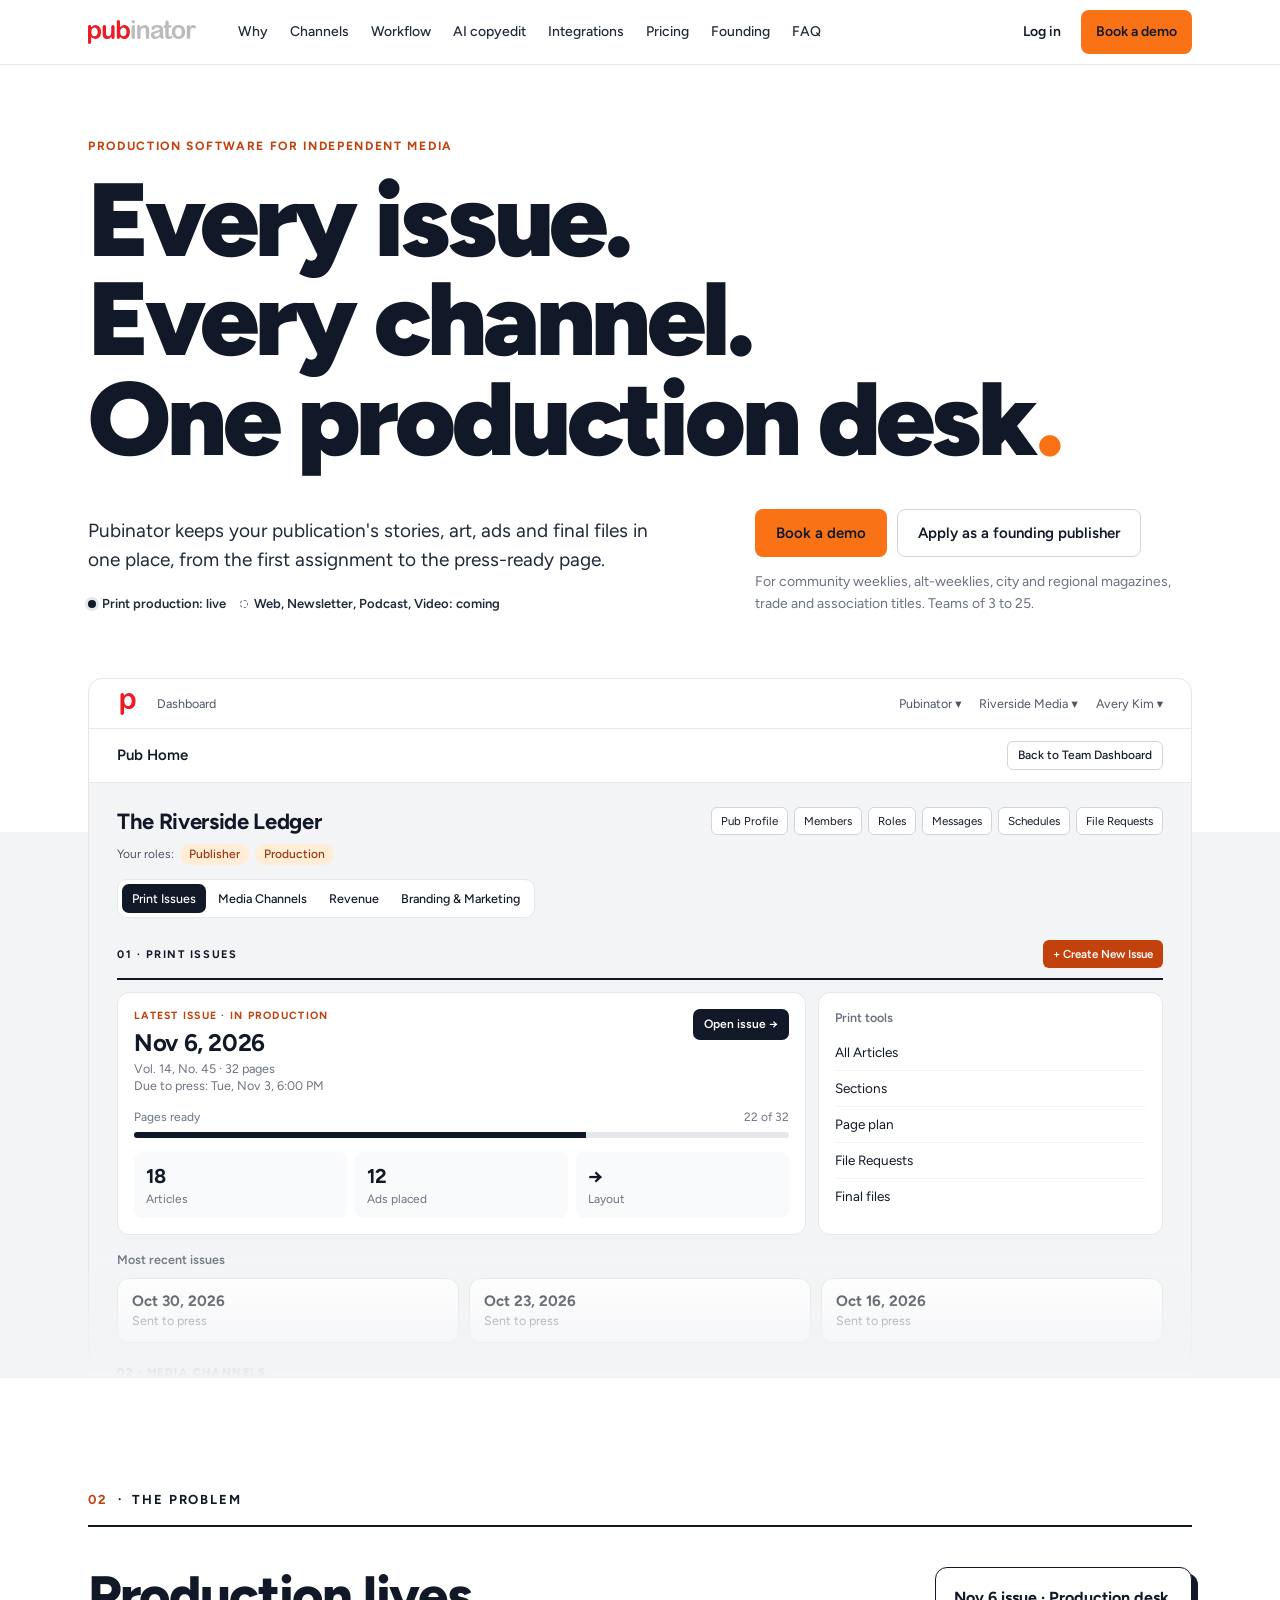
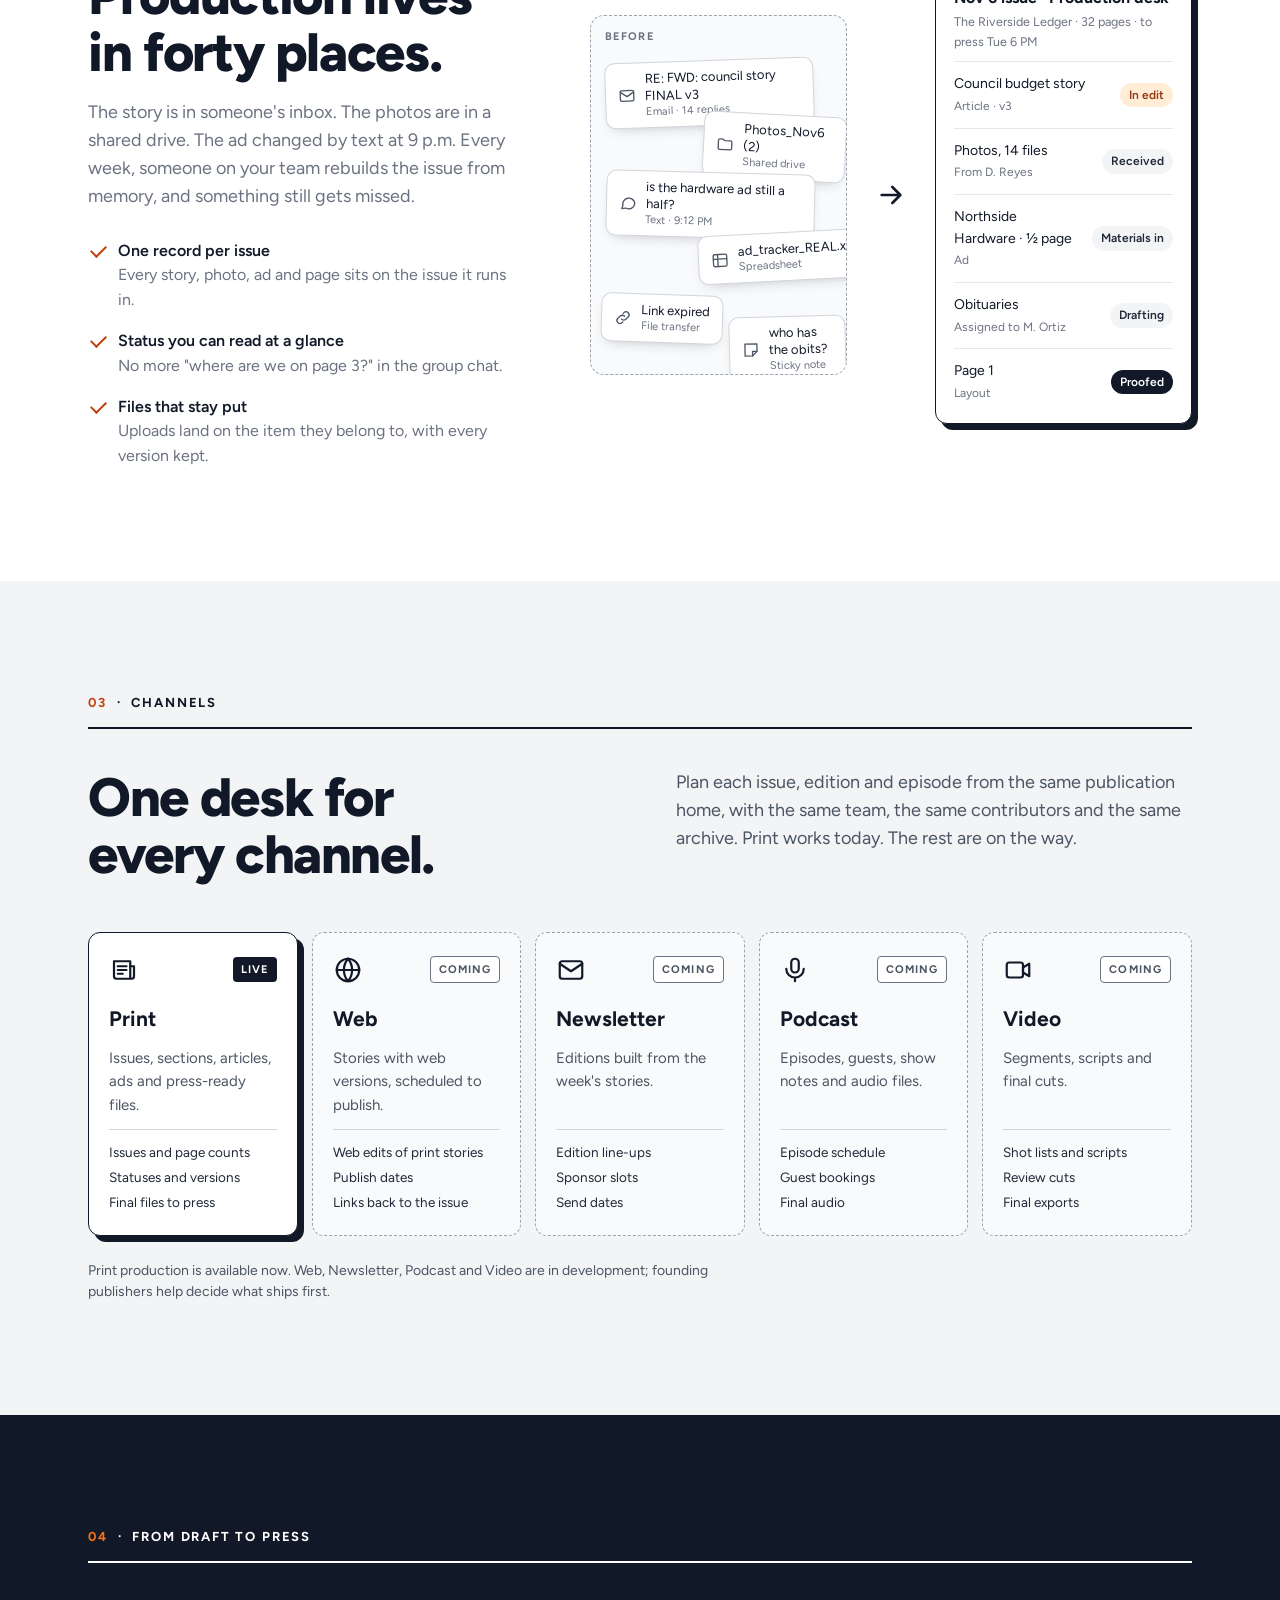
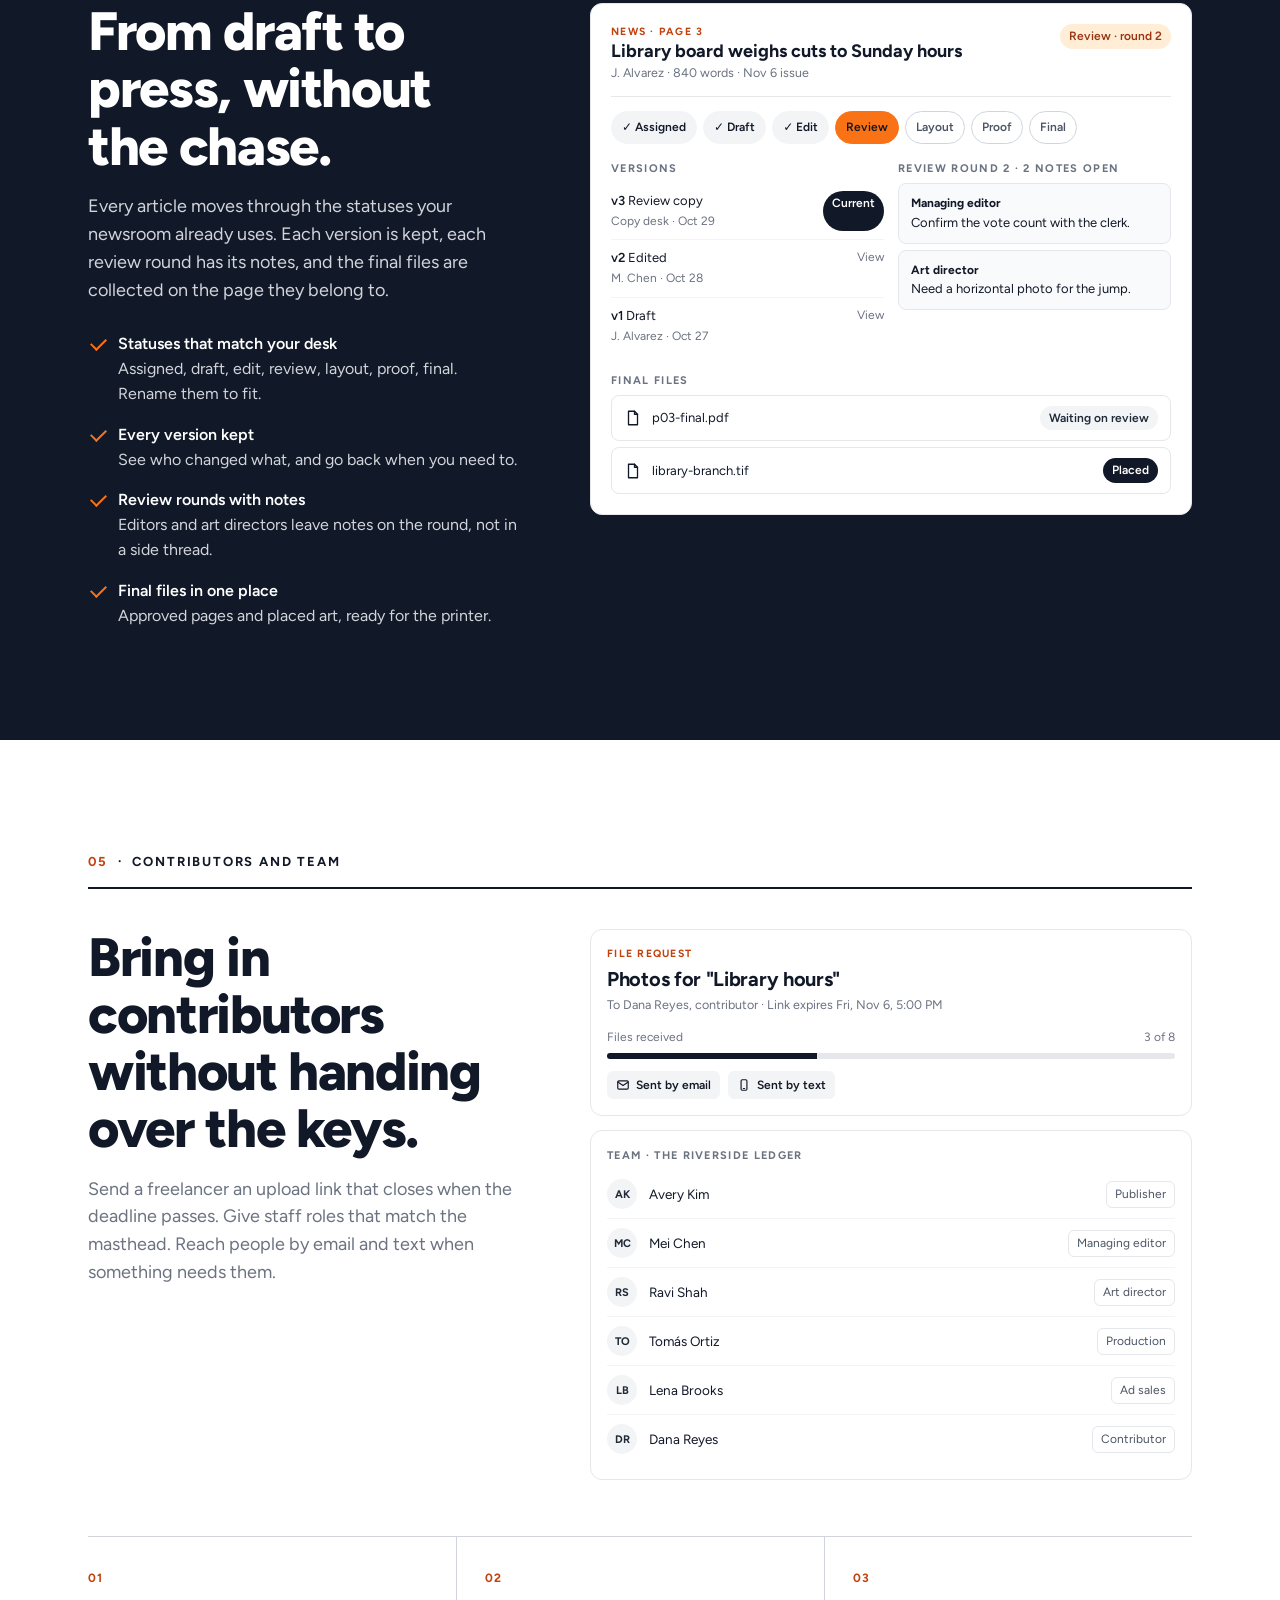
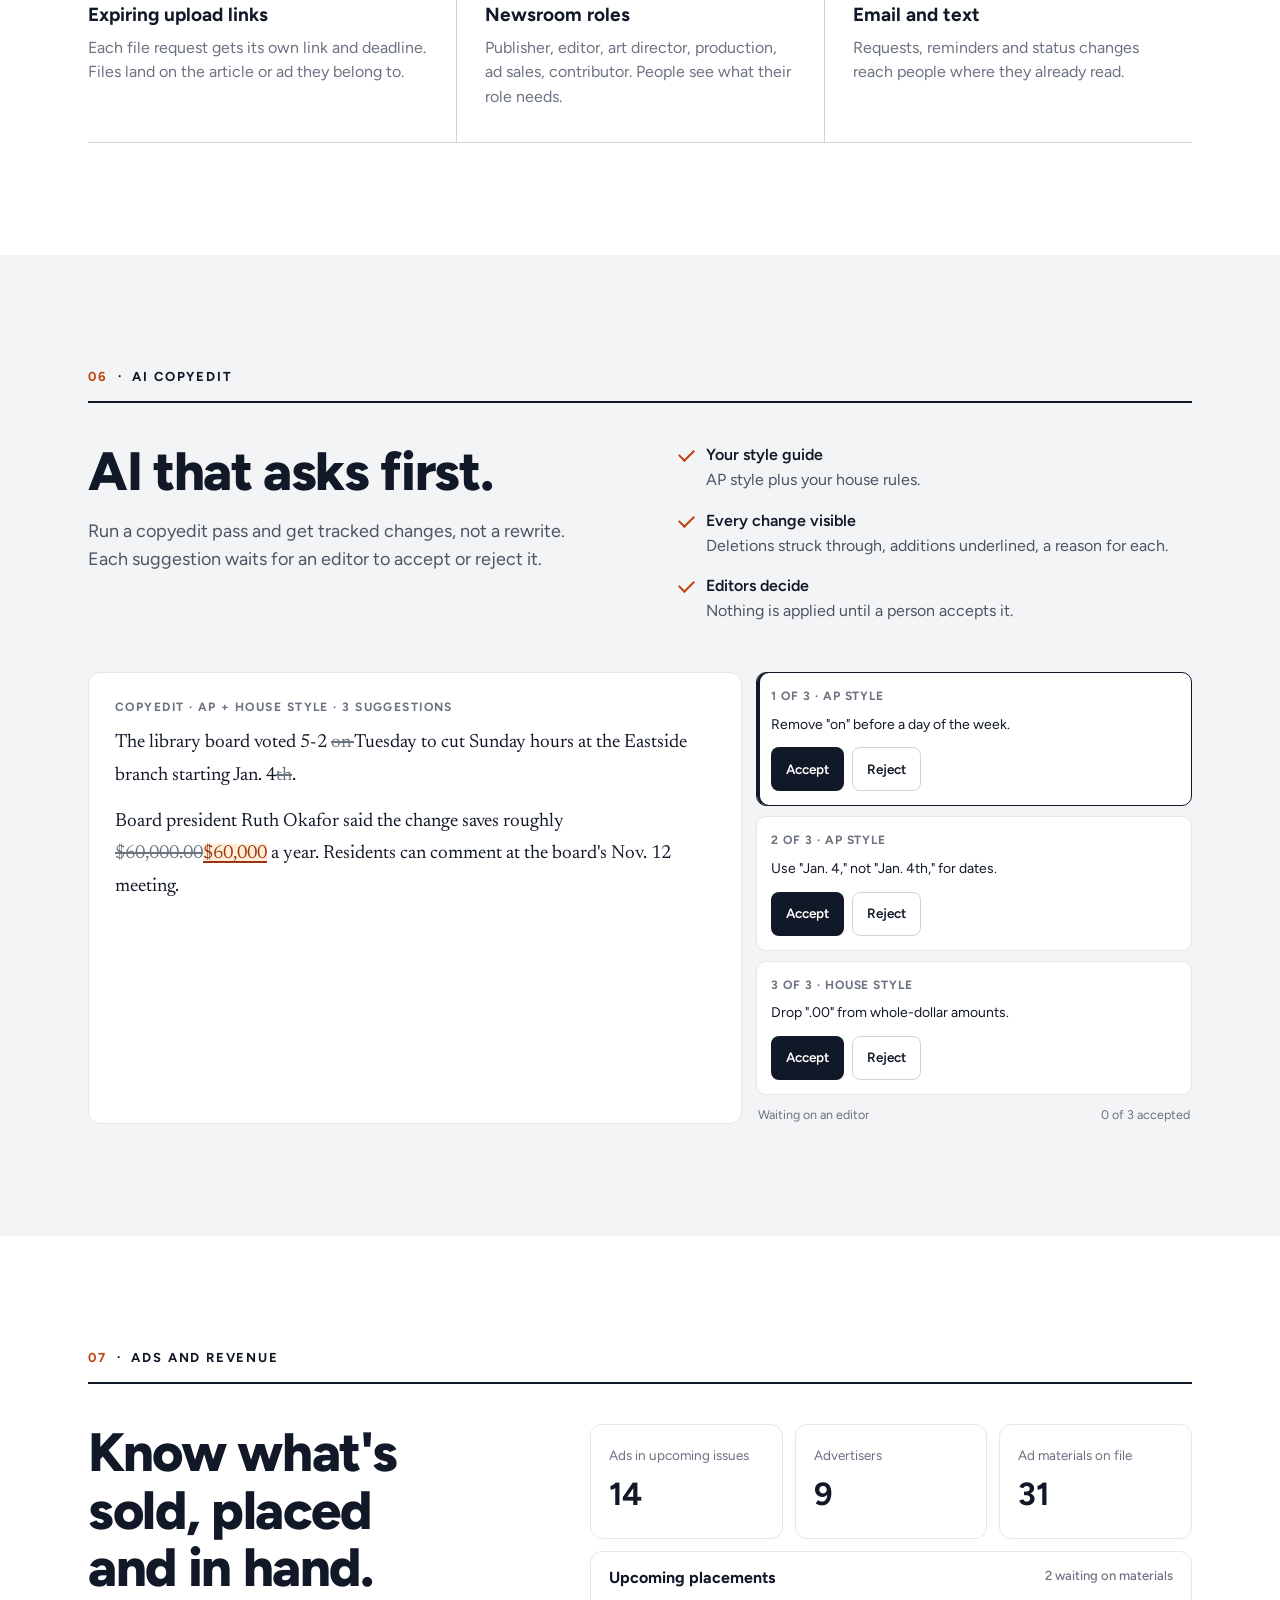
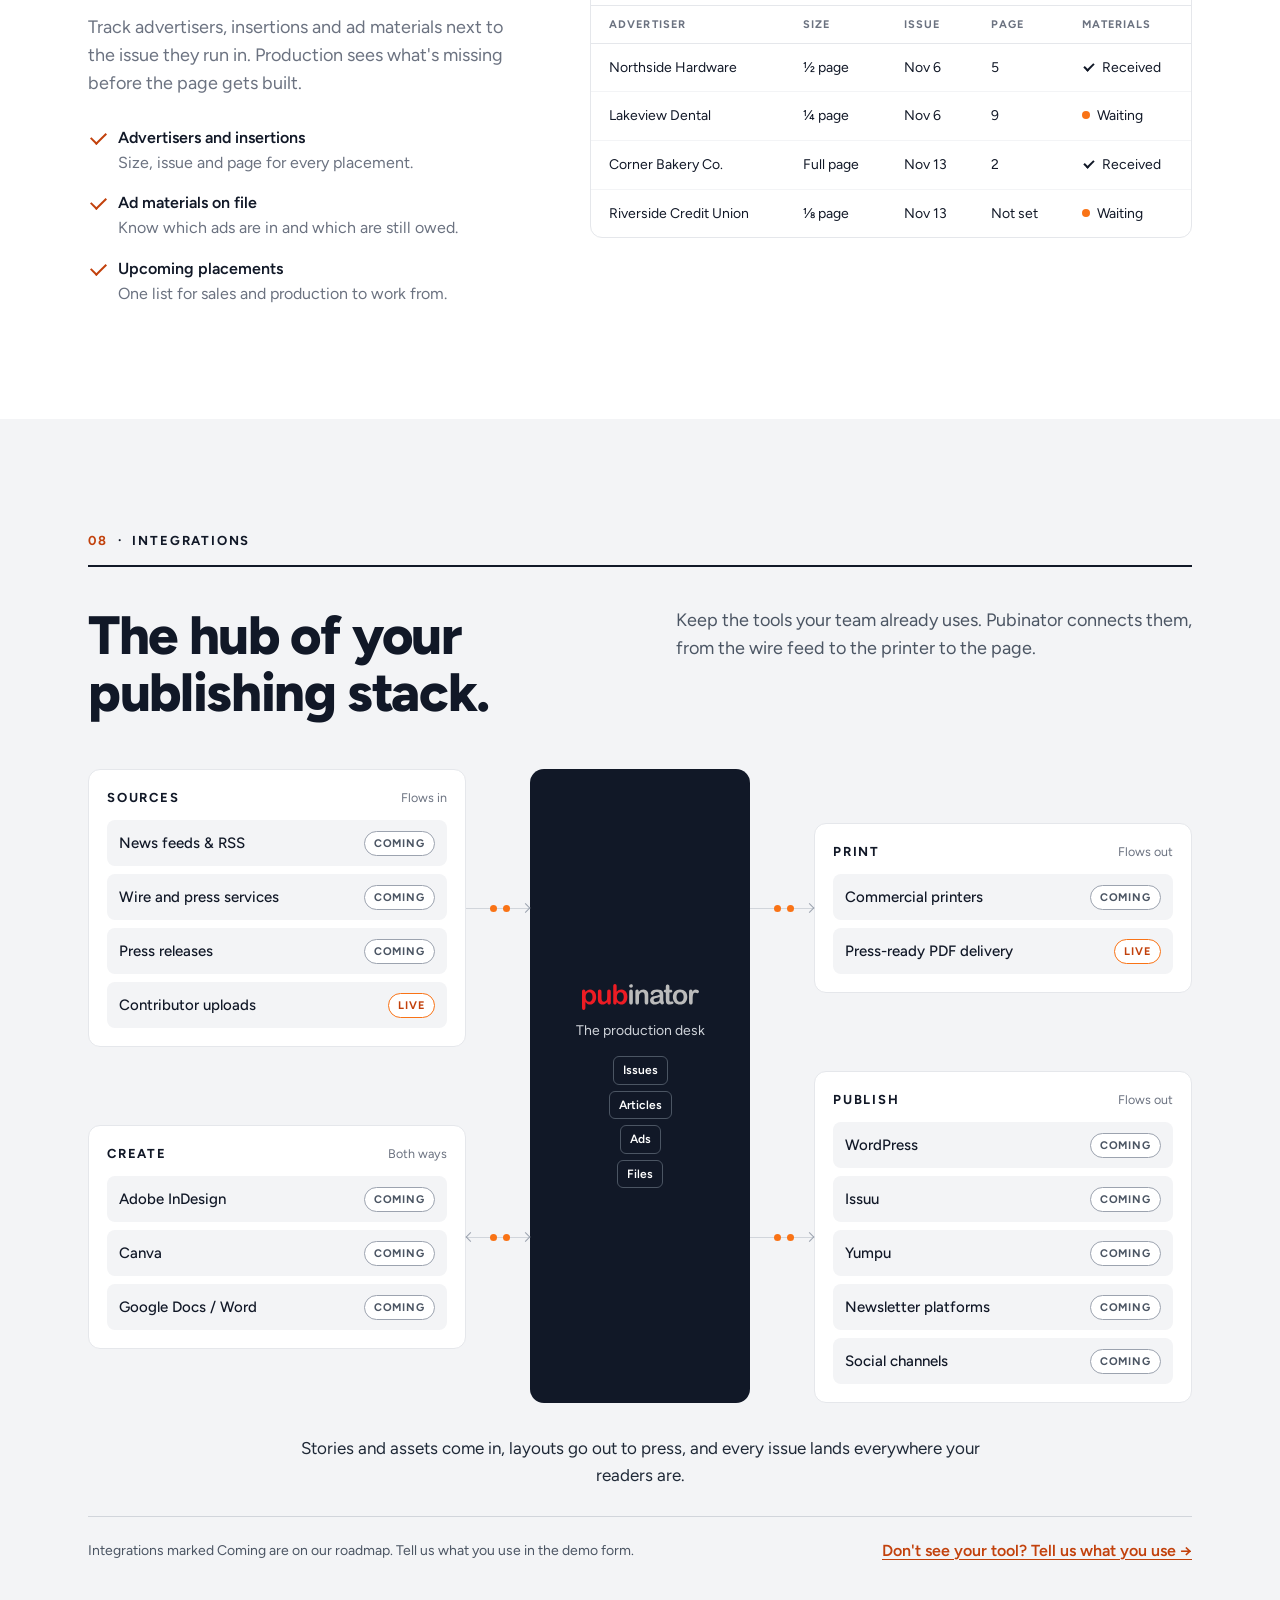
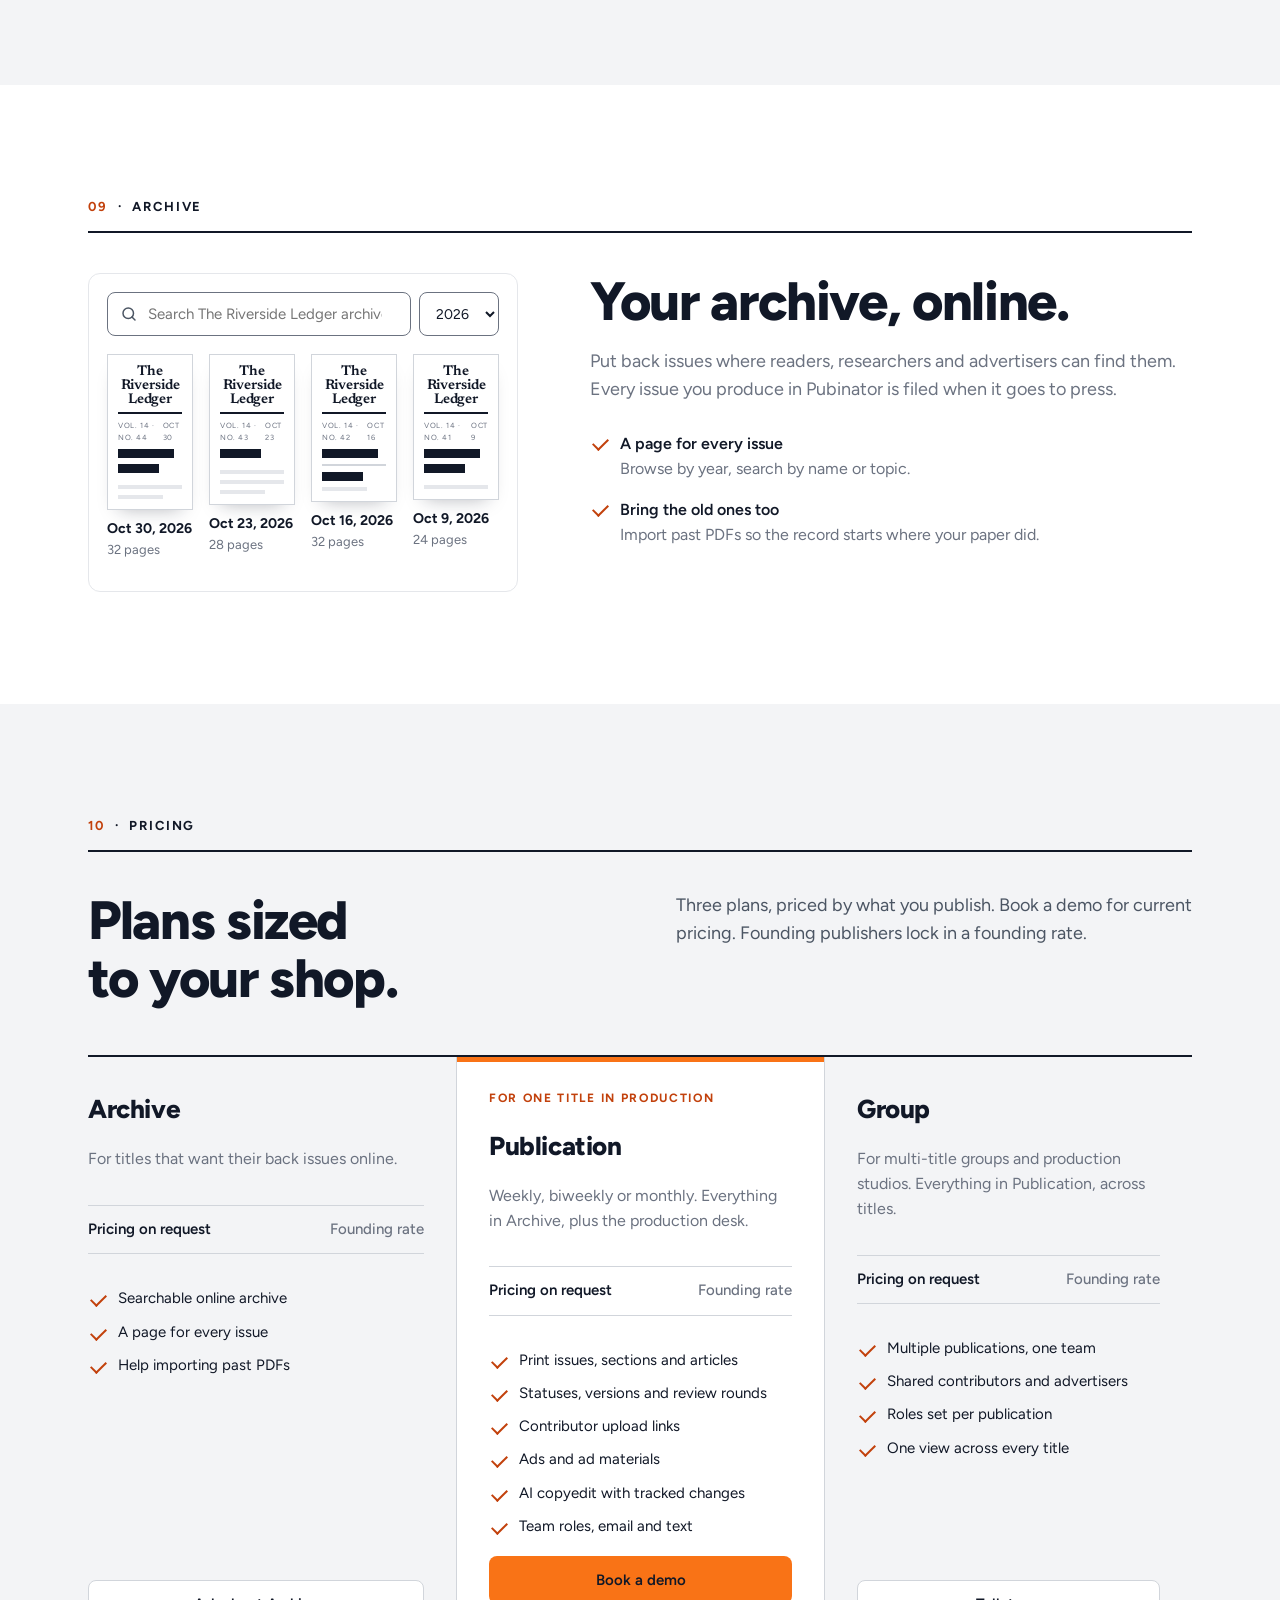
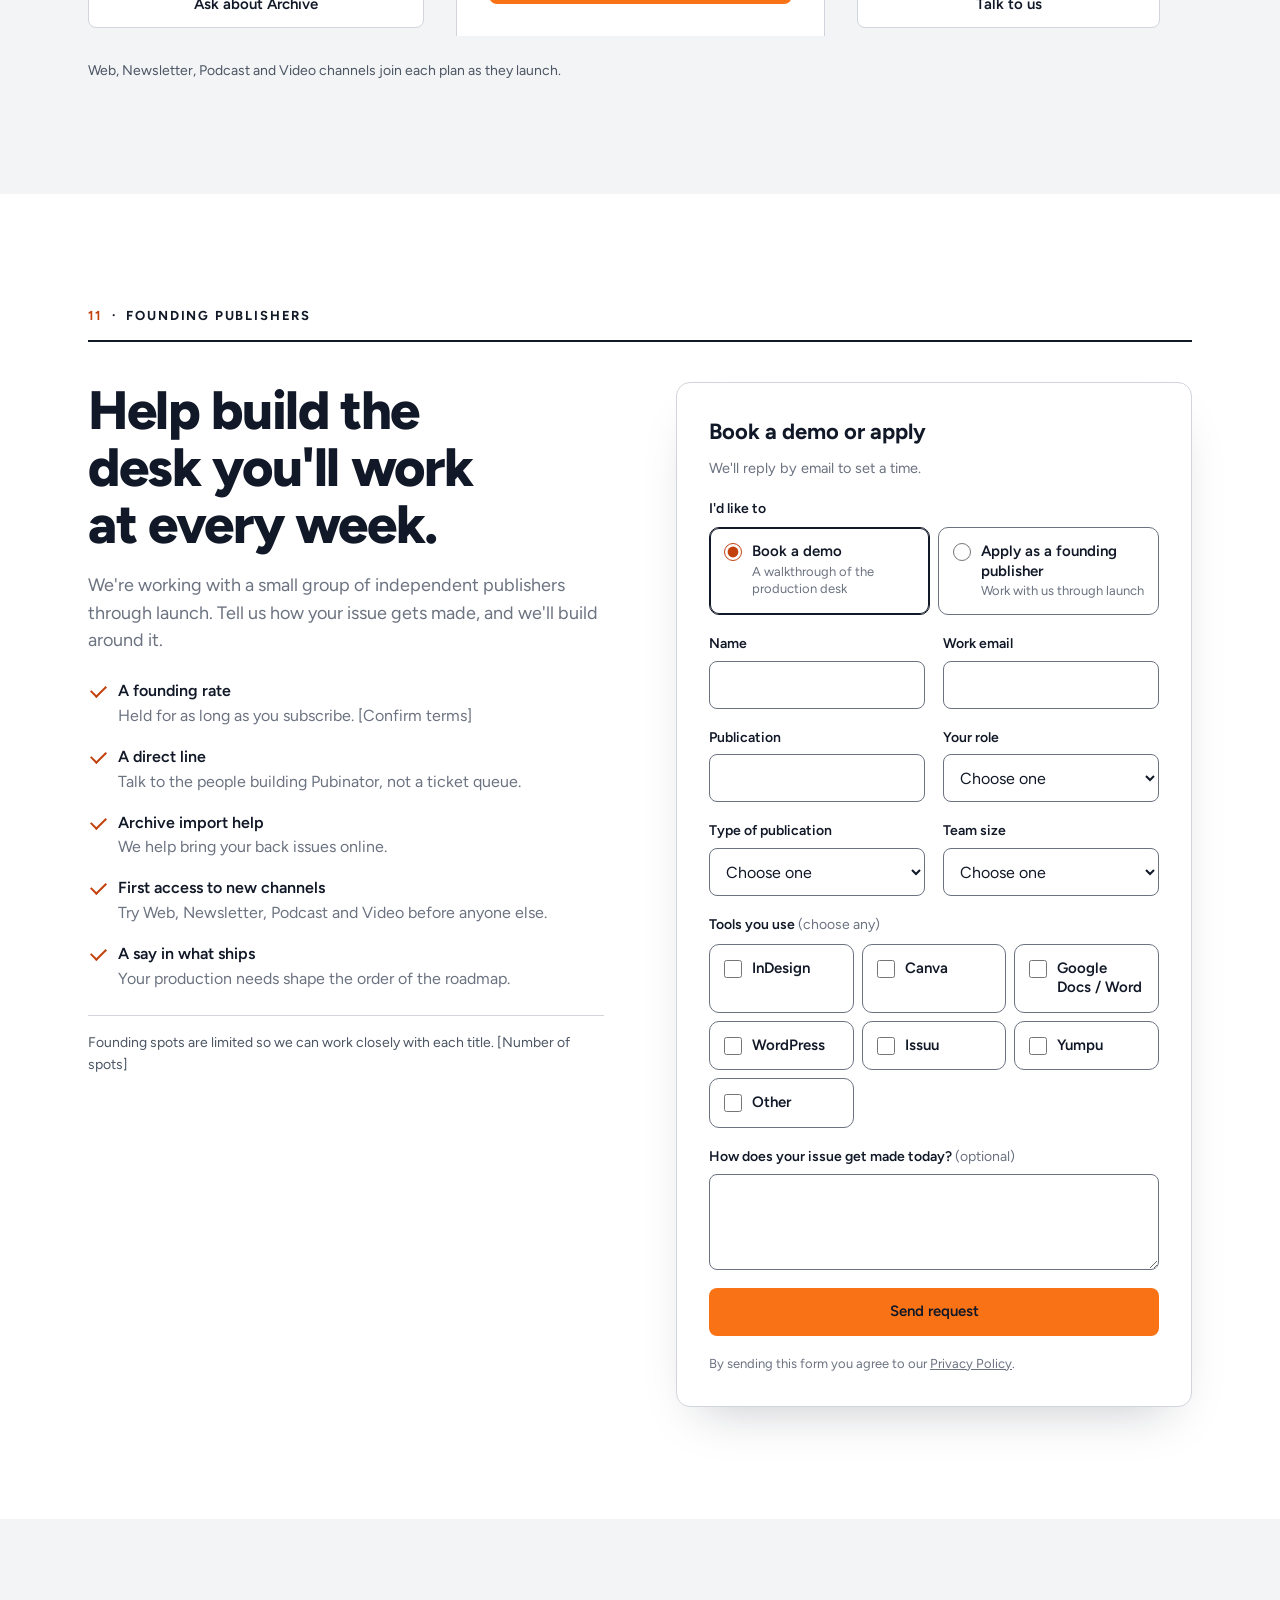
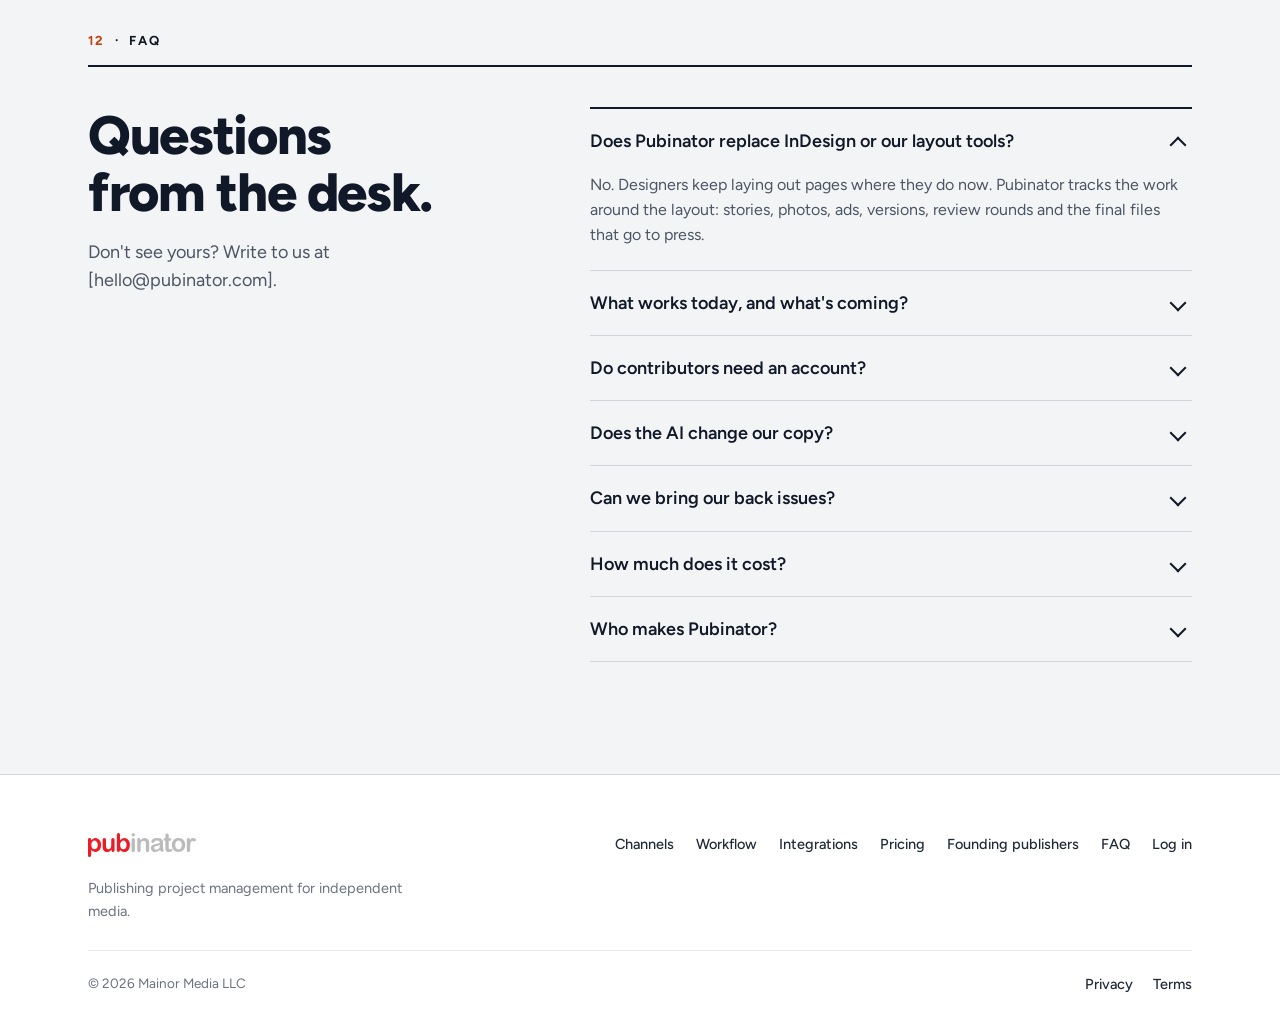
<file: index.html>
<!doctype html>
<html lang="en">
<head>
<meta charset="utf-8">
<meta name="viewport" content="width=device-width, initial-scale=1">
<title>Pubinator · Publishing project management for independent media</title>
<meta name="description" content="Every issue. Every channel. One production desk. Pubinator keeps your publication's stories, art, ads and final files in one place, from the first assignment to the press-ready page.">
<link rel="canonical" href="https://pubinator.com/">
<meta property="og:type" content="website">
<meta property="og:site_name" content="Pubinator">
<meta property="og:title" content="Pubinator · Every issue. Every channel. One production desk.">
<meta property="og:description" content="Publishing project management for independent media. Print production is live; Web, Newsletter, Podcast and Video are coming.">
<meta property="og:url" content="https://pubinator.com/">
<meta name="theme-color" content="#111827">
<link rel="icon" href="favicon.svg" type="image/svg+xml">
<link rel="preconnect" href="https://fonts.googleapis.com">
<link rel="preconnect" href="https://fonts.gstatic.com" crossorigin>
<link rel="stylesheet" href="https://fonts.googleapis.com/css2?family=Figtree:wght@400;500;600;700;800;900&amp;family=Newsreader:ital,opsz,wght@0,6..72,400;0,6..72,500;0,6..72,600;1,6..72,400&amp;display=swap">
<link rel="stylesheet" href="assets/css/site.css">
</head>
<body>
<div class="pb hf-sans">
<!-- 00 Header -->
<a class="skip" href="#main">Skip to content</a>
<header class="hdr" id="top">
<div class="wrap hdr-in">
<a class="logo" href="#top" aria-label="Pubinator home"><img src="assets/img/logo-pubinator.svg" alt="Pubinator" width="108" height="24"></a>
<nav class="nav" aria-label="Sections">
<a href="#problem">Why</a>
<a href="#channels">Channels</a>
<a href="#workflow">Workflow</a>
<a href="#ai">AI copyedit</a>
<a href="#integrations">Integrations</a>
<a href="#pricing">Pricing</a>
<a href="#founding">Founding</a>
<a href="#faq">FAQ</a>
</nav>
<div class="hdr-act">
<a class="login" href="https://app.pubinator.com">Log in</a>
<a class="btn btn-or btn-sm" href="#demo">Book a demo</a>
<details class="menu">
<summary aria-label="Open menu"><svg viewBox="0 0 24 24" fill="none" stroke="currentColor" stroke-width="2" stroke-linecap="round" aria-hidden="true"><path d="M4 7h16M4 12h16M4 17h16"></path></svg></summary>
<div class="menu-pop">
<a href="#problem">Why Pubinator</a>
<a href="#channels">Channels</a>
<a href="#workflow">Workflow</a>
<a href="#ai">AI copyedit</a>
<a href="#integrations">Integrations</a>
<a href="#pricing">Pricing</a>
<a href="#founding">Founding publishers</a>
<a href="#faq">FAQ</a>
<hr>
<a href="https://app.pubinator.com">Log in</a>
</div>
</details>
</div>
</div>
</header>

<main id="main">
<!-- 01 Hero -->
<section class="hero" aria-labelledby="h-hero">

<div class="wrap">
<p class="kicker rise">Production software for independent media</p>
<h1 class="h1 rise d1" id="h-hero"><span>Every issue.</span><span>Every channel.</span><span>One production desk<span style="display: inline; color: #F97316">.</span></span></h1>
<div class="hero-row rise d2">
<div>
<p class="hero-lede">Pubinator keeps your publication's stories, art, ads and final files in one place, from the first assignment to the press-ready page.</p>
<div class="status-line"><span><i class="live-dot" aria-hidden="true"></i>Print production: live</span><span><i class="soon-dot" aria-hidden="true"></i>Web, Newsletter, Podcast, Video: coming</span></div>
</div>
<div>
<div class="cta"><a class="btn btn-or" href="#demo">Book a demo</a><a class="btn btn-ghost" href="#founding">Apply as a founding publisher</a></div>
<p class="fine">For community weeklies, alt-weeklies, city and regional magazines, trade and association titles. Teams of 3 to 25.</p>
</div>
</div>
</div>

<div class="shot rise d3">
<div class="wrap">
<div class="shot-crop">
<div class="ui" role="img" aria-label="Pubinator publication home for a sample weekly, The Riverside Ledger, with the Nov 6 issue in production">
<div class="ui-top">
<img src="assets/img/icon-pubinator.svg" alt="" width="22" height="22">
<span class="nv">Dashboard</span>
<span class="sp"><span class="ui-dd">Pubinator ▾</span><span class="ui-dd">Riverside Media ▾</span><span class="ui-dd">Avery Kim ▾</span></span>
</div>
<div class="ui-sub"><span>Pub Home</span><span class="ghost">Back to Team Dashboard</span></div>
<div class="ui-body">
<div class="ui-hd">
<div>
<div class="ui-title">The Riverside Ledger</div>
<div class="ui-roles">Your roles: <span class="role">Publisher</span><span class="role">Production</span></div>
</div>
<div class="ui-pills"><span>Pub Profile</span><span>Members</span><span>Roles</span><span>Messages</span><span>Schedules</span><span>File Requests</span></div>
</div>
<div class="tabs"><span class="on">Print Issues</span><span>Media Channels</span><span>Revenue</span><span>Branding &amp; Marketing</span></div>
<div class="ui-h"><span>01 · Print issues</span><span class="ui-btn">+ Create New Issue</span></div>
<div class="ui-grid hero-g">
<div class="card">
<div style="display: flex; justify-content: space-between; gap: 12px; align-items: flex-start">
<div>
<div class="ui-k">Latest issue · In production</div>
<div class="ui-date">Nov 6, 2026</div>
<div class="ui-meta">Vol. 14, No. 45 · 32 pages</div>
<div class="ui-meta">Due to press: Tue, Nov 3, 6:00 PM</div>
</div>
<span class="ui-open">Open issue →</span>
</div>
<div class="barlbl"><span>Pages ready</span><span>22 of 32</span></div>
<div class="bar"><i style="width: 69%"></i></div>
<div class="stats">
<div class="stat"><b>18</b><span>Articles</span></div>
<div class="stat"><b>12</b><span>Ads placed</span></div>
<div class="stat"><b>→</b><span>Layout</span></div>
</div>
</div>
<div class="card">
<div class="ui-meta" style="font-weight: 600">Print tools</div>
<ul class="tools"><li>All Articles</li><li>Sections</li><li>Page plan</li><li>File Requests</li><li>Final files</li></ul>
</div>
</div>
<div class="ui-meta" style="margin-top: 16px; font-weight: 600">Most recent issues</div>
<div class="recent">
<div class="card"><b>Oct 30, 2026</b><span class="ui-meta">Sent to press</span></div>
<div class="card"><b>Oct 23, 2026</b><span class="ui-meta">Sent to press</span></div>
<div class="card"><b>Oct 16, 2026</b><span class="ui-meta">Sent to press</span></div>
</div>
<div class="ui-h"><span>02 · Media channels</span></div>
<div class="chs"><span class="on">Print · Live</span><span>Web · Coming</span><span>Newsletter · Coming</span><span>Podcast · Coming</span><span>Video · Coming</span></div>
</div>
</div>
</div>
</div>
</div>

</section>

<!-- 02 Problem -->
<section class="sec" id="problem" aria-labelledby="h-problem">
<div class="wrap">
<p class="sec-head"><span class="num">02</span><span>·</span><span>The problem</span></p>
<div class="split">
<div class="reveal">
<h2 class="h2" id="h-problem">Production lives in forty places.</h2>
<p class="lede">The story is in someone's inbox. The photos are in a shared drive. The ad changed by text at 9 p.m. Every week, someone on your team rebuilds the issue from memory, and something still gets missed.</p>
<ul class="ticks">
<li><b>One record per issue</b><span>Every story, photo, ad and page sits on the issue it runs in.</span></li>
<li><b>Status you can read at a glance</b><span>No more "where are we on page 3?" in the group chat.</span></li>
<li><b>Files that stay put</b><span>Uploads land on the item they belong to, with every version kept.</span></li>
</ul>
</div>
<div class="resolve" aria-label="Scattered email, drives and texts resolve into one production panel">
<div class="scatter" style="overflow: hidden" aria-hidden="true">
<span class="lbl">Before</span>
<div class="chipx" style="--r: -2deg; top: 44px; left: 14px"><svg viewBox="0 0 24 24" fill="none" stroke="currentColor" stroke-width="1.75" stroke-linecap="round" stroke-linejoin="round"><rect x="3" y="5" width="18" height="14" rx="2"></rect><path d="m3 7 9 6 9-6"></path></svg><span>RE: FWD: council story FINAL v3<small>Email · 14 replies</small></span></div>
<div class="chipx" style="--r: 3deg; top: 98px; left: 44%"><svg viewBox="0 0 24 24" fill="none" stroke="currentColor" stroke-width="1.75" stroke-linecap="round" stroke-linejoin="round"><path d="M3 7a2 2 0 0 1 2-2h4l2 2h8a2 2 0 0 1 2 2v8a2 2 0 0 1-2 2H5a2 2 0 0 1-2-2z"></path></svg><span>Photos_Nov6 (2)<small>Shared drive</small></span></div>
<div class="chipx" style="--r: 1.5deg; top: 156px; left: 6%"><svg viewBox="0 0 24 24" fill="none" stroke="currentColor" stroke-width="1.75" stroke-linecap="round" stroke-linejoin="round"><path d="M21 12a8 8 0 0 1-11.8 7L4 20l1.2-4.4A8 8 0 1 1 21 12z"></path></svg><span>is the hardware ad still a half?<small>Text · 9:12 PM</small></span></div>
<div class="chipx" style="--r: -3deg; top: 216px; left: 42%"><svg viewBox="0 0 24 24" fill="none" stroke="currentColor" stroke-width="1.75" stroke-linecap="round" stroke-linejoin="round"><rect x="3" y="4" width="18" height="16" rx="2"></rect><path d="M3 10h18M9 4v16"></path></svg><span>ad_tracker_REAL.xlsx<small>Spreadsheet</small></span></div>
<div class="chipx" style="--r: 2deg; top: 278px; left: 4%"><svg viewBox="0 0 24 24" fill="none" stroke="currentColor" stroke-width="1.75" stroke-linecap="round" stroke-linejoin="round"><path d="M10 14a4 4 0 0 0 5.7 0l3-3a4 4 0 0 0-5.7-5.7l-1 1"></path><path d="M14 10a4 4 0 0 0-5.7 0l-3 3a4 4 0 0 0 5.7 5.7l1-1"></path></svg><span>Link expired<small>File transfer</small></span></div>
<div class="chipx" style="--r: -1.5deg; top: 300px; left: 54%"><svg viewBox="0 0 24 24" fill="none" stroke="currentColor" stroke-width="1.75" stroke-linecap="round" stroke-linejoin="round"><path d="M4 4h16v10l-6 6H4z"></path><path d="M14 20v-6h6"></path></svg><span>who has the obits?<small>Sticky note</small></span></div>
</div>
<div class="arrow" aria-hidden="true"><svg viewBox="0 0 24 24" fill="none" stroke="currentColor" stroke-width="2" stroke-linecap="round" stroke-linejoin="round"><path d="M5 12h14M13 6l6 6-6 6"></path></svg></div>
<div class="desk">
<div class="card">
<h3>Nov 6 issue · Production desk</h3>
<p class="sub">The Riverside Ledger · 32 pages · to press Tue 6 PM</p>
<div class="row"><span>Council budget story<br><span class="src">Article · v3</span></span><span class="st or">In edit</span></div>
<div class="row"><span>Photos, 14 files<br><span class="src">From D. Reyes</span></span><span class="st">Received</span></div>
<div class="row"><span>Northside Hardware · ½ page<br><span class="src">Ad</span></span><span class="st">Materials in</span></div>
<div class="row"><span>Obituaries<br><span class="src">Assigned to M. Ortiz</span></span><span class="st">Drafting</span></div>
<div class="row"><span>Page 1<br><span class="src">Layout</span></span><span class="st ink">Proofed</span></div>
</div>
</div>
</div>
</div>
</div>
</section>

<!-- 03 Channels -->
<section class="sec band" id="channels" aria-labelledby="h-channels">
<div class="wrap">
<p class="sec-head"><span class="num">03</span><span>·</span><span>Channels</span></p>
<div class="split even reveal" style="margin-bottom: 48px">
<h2 class="h2" id="h-channels" style="margin: 0">One desk for every channel.</h2>
<p class="lede">Plan each issue, edition and episode from the same publication home, with the same team, the same contributors and the same archive. Print works today. The rest are on the way.</p>
</div>
<div class="chan">
<article class="ch live reveal">
<div class="top"><svg class="ico" viewBox="0 0 24 24" fill="none" stroke="currentColor" stroke-width="1.75" stroke-linecap="round" stroke-linejoin="round" aria-hidden="true"><path d="M4 5h13v14H6a2 2 0 0 1-2-2z"></path><path d="M17 9h3v8a2 2 0 0 1-2 2"></path><path d="M7 9h7M7 12h7M7 15h4"></path></svg><span class="badge live">Live</span></div>
<h3>Print</h3>
<p>Issues, sections, articles, ads and press-ready files.</p>
<ul><li>Issues and page counts</li><li>Statuses and versions</li><li>Final files to press</li></ul>
</article>
<article class="ch reveal">
<div class="top"><svg class="ico" viewBox="0 0 24 24" fill="none" stroke="currentColor" stroke-width="1.75" stroke-linecap="round" stroke-linejoin="round" aria-hidden="true"><circle cx="12" cy="12" r="9"></circle><path d="M3 12h18M12 3a14 14 0 0 1 0 18M12 3a14 14 0 0 0 0 18"></path></svg><span class="badge soon">Coming</span></div>
<h3>Web</h3>
<p>Stories with web versions, scheduled to publish.</p>
<ul><li>Web edits of print stories</li><li>Publish dates</li><li>Links back to the issue</li></ul>
</article>
<article class="ch reveal">
<div class="top"><svg class="ico" viewBox="0 0 24 24" fill="none" stroke="currentColor" stroke-width="1.75" stroke-linecap="round" stroke-linejoin="round" aria-hidden="true"><rect x="3" y="5" width="18" height="14" rx="2"></rect><path d="m3 7 9 6 9-6"></path></svg><span class="badge soon">Coming</span></div>
<h3>Newsletter</h3>
<p>Editions built from the week's stories.</p>
<ul><li>Edition line-ups</li><li>Sponsor slots</li><li>Send dates</li></ul>
</article>
<article class="ch reveal">
<div class="top"><svg class="ico" viewBox="0 0 24 24" fill="none" stroke="currentColor" stroke-width="1.75" stroke-linecap="round" stroke-linejoin="round" aria-hidden="true"><rect x="9" y="3" width="6" height="11" rx="3"></rect><path d="M5 11a7 7 0 0 0 14 0M12 18v3"></path></svg><span class="badge soon">Coming</span></div>
<h3>Podcast</h3>
<p>Episodes, guests, show notes and audio files.</p>
<ul><li>Episode schedule</li><li>Guest bookings</li><li>Final audio</li></ul>
</article>
<article class="ch reveal">
<div class="top"><svg class="ico" viewBox="0 0 24 24" fill="none" stroke="currentColor" stroke-width="1.75" stroke-linecap="round" stroke-linejoin="round" aria-hidden="true"><rect x="3" y="6" width="13" height="12" rx="2"></rect><path d="m16 10 5-3v10l-5-3z"></path></svg><span class="badge soon">Coming</span></div>
<h3>Video</h3>
<p>Segments, scripts and final cuts.</p>
<ul><li>Shot lists and scripts</li><li>Review cuts</li><li>Final exports</li></ul>
</article>
</div>
<p class="note">Print production is available now. Web, Newsletter, Podcast and Video are in development; founding publishers help decide what ships first.</p>
</div>
</section>

<!-- 04 Workflow (dark) -->
<section class="sec dark" id="workflow" aria-labelledby="h-workflow">
<div class="wrap">
<p class="sec-head"><span class="num">04</span><span>·</span><span>From draft to press</span></p>
<div class="split">
<div class="reveal">
<h2 class="h2" id="h-workflow">From draft to press, without the chase.</h2>
<p class="lede">Every article moves through the statuses your newsroom already uses. Each version is kept, each review round has its notes, and the final files are collected on the page they belong to.</p>
<ul class="ticks">
<li><b>Statuses that match your desk</b><span>Assigned, draft, edit, review, layout, proof, final. Rename them to fit.</span></li>
<li><b>Every version kept</b><span>See who changed what, and go back when you need to.</span></li>
<li><b>Review rounds with notes</b><span>Editors and art directors leave notes on the round, not in a side thread.</span></li>
<li><b>Final files in one place</b><span>Approved pages and placed art, ready for the printer.</span></li>
</ul>
</div>
<div class="flow reveal">
<div class="card" style="padding: 20px">
<div class="art-h">
<div><div class="ui-k">News · Page 3</div><h3>Library board weighs cuts to Sunday hours</h3><div class="ui-meta">J. Alvarez · 840 words · Nov 6 issue</div></div>
<span class="st or">Review · round 2</span>
</div>
<div class="track" style="margin-top: 14px" aria-label="Article status">
<span class="done">✓ Assigned</span><span class="done">✓ Draft</span><span class="done">✓ Edit</span><span class="now">Review</span><span>Layout</span><span>Proof</span><span>Final</span>
</div>
<div class="cols2">
<div>
<p class="mini-h">Versions</p>
<div class="vrow"><span><b>v3</b> Review copy<br><span class="muted">Copy desk · Oct 29</span></span><span class="st ink">Current</span></div>
<div class="vrow"><span><b>v2</b> Edited<br><span class="muted">M. Chen · Oct 28</span></span><span class="muted">View</span></div>
<div class="vrow"><span><b>v1</b> Draft<br><span class="muted">J. Alvarez · Oct 27</span></span><span class="muted">View</span></div>
</div>
<div>
<p class="mini-h">Review round 2 · 2 notes open</p>
<div class="notebox"><b>Managing editor</b>Confirm the vote count with the clerk.</div>
<div class="notebox"><b>Art director</b>Need a horizontal photo for the jump.</div>
</div>
</div>
<p class="mini-h" style="margin-top: 18px">Final files</p>
<div class="file"><svg viewBox="0 0 24 24" fill="none" stroke="currentColor" stroke-width="1.75" stroke-linecap="round" stroke-linejoin="round" aria-hidden="true"><path d="M14 3H6v18h12V7z"></path><path d="M14 3v4h4"></path></svg><span>p03-final.pdf</span><span class="st">Waiting on review</span></div>
<div class="file"><svg viewBox="0 0 24 24" fill="none" stroke="currentColor" stroke-width="1.75" stroke-linecap="round" stroke-linejoin="round" aria-hidden="true"><path d="M14 3H6v18h12V7z"></path><path d="M14 3v4h4"></path></svg><span>library-branch.tif</span><span class="st ink">Placed</span></div>
</div>
</div>
</div>
</div>
</section>

<!-- 05 Contributors and team -->
<section class="sec" id="team" aria-labelledby="h-team">
<div class="wrap">
<p class="sec-head"><span class="num">05</span><span>·</span><span>Contributors and team</span></p>
<div class="split">
<div class="reveal">
<h2 class="h2" id="h-team">Bring in contributors without handing over the keys.</h2>
<p class="lede">Send a freelancer an upload link that closes when the deadline passes. Give staff roles that match the masthead. Reach people by email and text when something needs them.</p>
</div>
<div class="stack reveal">
<div class="card req">
<div class="ui-k">File request</div>
<div class="ui-date" style="font-size: 20px">Photos for "Library hours"</div>
<div class="ui-meta">To Dana Reyes, contributor · Link expires Fri, Nov 6, 5:00 PM</div>
<div class="barlbl"><span>Files received</span><span>3 of 8</span></div>
<div class="bar"><i style="width: 37%"></i></div>
<div class="sent">
<span><svg viewBox="0 0 24 24" fill="none" stroke="currentColor" stroke-width="2" stroke-linecap="round" stroke-linejoin="round" aria-hidden="true"><rect x="3" y="5" width="18" height="14" rx="2"></rect><path d="m3 7 9 6 9-6"></path></svg>Sent by email</span>
<span><svg viewBox="0 0 24 24" fill="none" stroke="currentColor" stroke-width="2" stroke-linecap="round" stroke-linejoin="round" aria-hidden="true"><rect x="7" y="3" width="10" height="18" rx="2"></rect><path d="M11 18h2"></path></svg>Sent by text</span>
</div>
</div>
<div class="card">
<p class="mini-h">Team · The Riverside Ledger</p>
<div class="people">
<div class="person"><span class="av">AK</span>Avery Kim<span class="r">Publisher</span></div>
<div class="person"><span class="av">MC</span>Mei Chen<span class="r">Managing editor</span></div>
<div class="person"><span class="av">RS</span>Ravi Shah<span class="r">Art director</span></div>
<div class="person"><span class="av">TO</span>Tomás Ortiz<span class="r">Production</span></div>
<div class="person"><span class="av">LB</span>Lena Brooks<span class="r">Ad sales</span></div>
<div class="person"><span class="av">DR</span>Dana Reyes<span class="r">Contributor</span></div>
</div>
</div>
</div>
</div>
<div class="trio">
<div><span class="n">01</span><h3>Expiring upload links</h3><p>Each file request gets its own link and deadline. Files land on the article or ad they belong to.</p></div>
<div><span class="n">02</span><h3>Newsroom roles</h3><p>Publisher, editor, art director, production, ad sales, contributor. People see what their role needs.</p></div>
<div><span class="n">03</span><h3>Email and text</h3><p>Requests, reminders and status changes reach people where they already read.</p></div>
</div>
</div>
</section>

<!-- 06 AI -->
<section class="sec band" id="ai" aria-labelledby="h-ai">
<div class="wrap">
<p class="sec-head"><span class="num">06</span><span>·</span><span>AI copyedit</span></p>
<div class="split even reveal" style="margin-bottom: 48px">
<div>
<h2 class="h2" id="h-ai">AI that asks first.</h2>
<p class="lede">Run a copyedit pass and get tracked changes, not a rewrite. Each suggestion waits for an editor to accept or reject it.</p>
</div>
<ul class="ticks" style="margin-top: 0">
<li><b>Your style guide</b><span>AP style plus your house rules.</span></li>
<li><b>Every change visible</b><span>Deletions struck through, additions underlined, a reason for each.</span></li>
<li><b>Editors decide</b><span>Nothing is applied until a person accepts it.</span></li>
</ul>
</div>
<div class="doc-wrap reveal">
<div class="card" style="padding: 24px 26px">
<div class="doc">
<p class="hed">Copyedit · AP + house style · 3 suggestions</p>
<p>The library board voted 5-2 <del>on </del>Tuesday to cut Sunday hours at the Eastside branch starting Jan. 4<del>th</del>.</p>
<p>Board president Ruth Okafor said the change saves roughly <del>$60,000.00</del><ins>$60,000</ins> a year. Residents can comment at the board's Nov. 12 meeting.</p>
</div>
</div>
<div class="stack" style="gap: 10px">
<div class="change on">
<span class="t">1 of 3 · AP style</span>
<p>Remove "on" before a day of the week.</p>
<div class="acts"><button class="btn btn-ink" type="button">Accept</button><button class="btn btn-ghost" type="button">Reject</button></div>
</div>
<div class="change">
<span class="t">2 of 3 · AP style</span>
<p>Use "Jan. 4," not "Jan. 4th," for dates.</p>
<div class="acts"><button class="btn btn-ink" type="button">Accept</button><button class="btn btn-ghost" type="button">Reject</button></div>
</div>
<div class="change">
<span class="t">3 of 3 · House style</span>
<p>Drop ".00" from whole-dollar amounts.</p>
<div class="acts"><button class="btn btn-ink" type="button">Accept</button><button class="btn btn-ghost" type="button">Reject</button></div>
</div>
<div class="ai-meta"><span>Waiting on an editor</span><span>0 of 3 accepted</span></div>
</div>
</div>
</div>
</section>

<!-- 07 Ads and revenue -->
<section class="sec" id="ads" aria-labelledby="h-ads">
<div class="wrap">
<p class="sec-head"><span class="num">07</span><span>·</span><span>Ads and revenue</span></p>
<div class="split">
<div class="reveal">
<h2 class="h2" id="h-ads">Know what's sold, placed and in hand.</h2>
<p class="lede">Track advertisers, insertions and ad materials next to the issue they run in. Production sees what's missing before the page gets built.</p>
<ul class="ticks">
<li><b>Advertisers and insertions</b><span>Size, issue and page for every placement.</span></li>
<li><b>Ad materials on file</b><span>Know which ads are in and which are still owed.</span></li>
<li><b>Upcoming placements</b><span>One list for sales and production to work from.</span></li>
</ul>
</div>
<div class="reveal">
<div class="tiles">
<div class="tile"><span>Ads in upcoming issues</span><b>14</b></div>
<div class="tile"><span>Advertisers</span><b>9</b></div>
<div class="tile"><span>Ad materials on file</span><b>31</b></div>
</div>
<div class="tbl-card">
<div class="hd">Upcoming placements<span>2 waiting on materials</span></div>
<div class="tbl-wrap">
<table class="tbl">
<thead><tr><th scope="col">Advertiser</th><th scope="col">Size</th><th scope="col">Issue</th><th scope="col">Page</th><th scope="col">Materials</th></tr></thead>
<tbody>
<tr><td>Northside Hardware</td><td>½ page</td><td>Nov 6</td><td>5</td><td><span class="ok" aria-hidden="true"></span>Received</td></tr>
<tr><td>Lakeview Dental</td><td>¼ page</td><td>Nov 6</td><td>9</td><td><span class="dot" aria-hidden="true"></span>Waiting</td></tr>
<tr><td>Corner Bakery Co.</td><td>Full page</td><td>Nov 13</td><td>2</td><td><span class="ok" aria-hidden="true"></span>Received</td></tr>
<tr><td>Riverside Credit Union</td><td>⅛ page</td><td>Nov 13</td><td>Not set</td><td><span class="dot" aria-hidden="true"></span>Waiting</td></tr>
</tbody>
</table>
</div>
</div>
</div>
</div>
</div>
</section>

<!-- 08 Integrations -->
<section class="sec band" id="integrations" aria-labelledby="h-integrations">
<div class="wrap">
<p class="sec-head"><span class="num">08</span><span>·</span><span>Integrations</span></p>
<div class="split even reveal" style="margin-bottom: 48px">
<h2 class="h2" id="h-integrations" style="margin: 0">The hub of your publishing stack.</h2>
<p class="lede">Keep the tools your team already uses. Pubinator connects them, from the wire feed to the printer to the page.</p>
</div>
<div class="hub reveal" role="group" aria-label="Pubinator at the center of sources, creative tools, printers and publishing channels">
<div class="hub-core">
<img src="assets/img/logo-pubinator.svg" alt="Pubinator" width="117" height="26">
<p>The production desk</p>
<ul><li>Issues</li><li>Articles</li><li>Ads</li><li>Files</li></ul>
</div>
<div class="spoke sp1" aria-hidden="true"><i class="fdot"></i><i class="fdot b"></i><span class="chev r"></span></div>
<div class="grp g-src">
<div class="grp-h"><h3>Sources</h3><span>Flows in</span></div>
<ul class="tools-g">
<li class="tool">News feeds &amp; RSS<span class="chip soon">Coming</span></li>
<li class="tool">Wire and press services<span class="chip soon">Coming</span></li>
<li class="tool">Press releases<span class="chip soon">Coming</span></li>
<li class="tool">Contributor uploads<span class="chip live">Live</span></li>
</ul>
</div>
<div class="spoke sp2" aria-hidden="true"><i class="fdot"></i><i class="fdot rev b"></i><span class="chev l"></span><span class="chev r"></span></div>
<div class="grp g-cre">
<div class="grp-h"><h3>Create</h3><span>Both ways</span></div>
<ul class="tools-g">
<li class="tool">Adobe InDesign<span class="chip soon">Coming</span></li>
<li class="tool">Canva<span class="chip soon">Coming</span></li>
<li class="tool">Google Docs / Word<span class="chip soon">Coming</span></li>
</ul>
</div>
<div class="spoke sp3" aria-hidden="true"><i class="fdot"></i><i class="fdot b"></i><span class="chev r"></span></div>
<div class="grp g-prt">
<div class="grp-h"><h3>Print</h3><span>Flows out</span></div>
<ul class="tools-g">
<li class="tool">Commercial printers<span class="chip soon">Coming</span></li>
<li class="tool">Press-ready PDF delivery<span class="chip live">Live</span></li>
</ul>
</div>
<div class="spoke sp4" aria-hidden="true"><i class="fdot"></i><i class="fdot b"></i><span class="chev r"></span></div>
<div class="grp g-pub">
<div class="grp-h"><h3>Publish</h3><span>Flows out</span></div>
<ul class="tools-g">
<li class="tool">WordPress<span class="chip soon">Coming</span></li>
<li class="tool">Issuu<span class="chip soon">Coming</span></li>
<li class="tool">Yumpu<span class="chip soon">Coming</span></li>
<li class="tool">Newsletter platforms<span class="chip soon">Coming</span></li>
<li class="tool">Social channels<span class="chip soon">Coming</span></li>
</ul>
</div>
</div>
<p class="hub-cap">Stories and assets come in, layouts go out to press, and every issue lands everywhere your readers are.</p>
<div class="hub-foot">
<p class="note" style="margin: 0">Integrations marked Coming are on our roadmap. Tell us what you use in the demo form.</p>
<a class="tlink" href="#demo">Don't see your tool? Tell us what you use →</a>
</div>
</div>
</section>

<!-- 08 Archive -->
<section class="sec" id="archive" aria-labelledby="h-archive">
<div class="wrap">
<p class="sec-head"><span class="num">09</span><span>·</span><span>Archive</span></p>
<div class="split flip">
<div class="reveal">
<h2 class="h2" id="h-archive">Your archive, online.</h2>
<p class="lede">Put back issues where readers, researchers and advertisers can find them. Every issue you produce in Pubinator is filed when it goes to press.</p>
<ul class="ticks">
<li><b>A page for every issue</b><span>Browse by year, search by name or topic.</span></li>
<li><b>Bring the old ones too</b><span>Import past PDFs so the record starts where your paper did.</span></li>
</ul>
</div>
<div class="arch reveal">
<div class="card">
<div class="search">
<label><svg viewBox="0 0 24 24" fill="none" stroke="currentColor" stroke-width="2" stroke-linecap="round" aria-hidden="true"><circle cx="11" cy="11" r="7"></circle><path d="m20 20-4-4"></path></svg><span class="sr">Search the archive</span><input type="search" placeholder="Search The Riverside Ledger archive"></label>
<select aria-label="Year"><option>2026</option><option>2025</option><option>2024</option></select>
</div>
<div class="covers">
<div><div class="cover" aria-hidden="true"><div class="mh">The Riverside Ledger</div><div class="dl"><span>Vol. 14 · No. 44</span><span>Oct 30</span></div><div class="hl"></div><div class="hl s"></div><div class="im"></div><div class="ln"></div><div class="ln s"></div></div><p class="cov-cap"><b>Oct 30, 2026</b>32 pages</p></div>
<div><div class="cover" aria-hidden="true"><div class="mh">The Riverside Ledger</div><div class="dl"><span>Vol. 14 · No. 43</span><span>Oct 23</span></div><div class="hl s"></div><div class="im b"></div><div class="ln"></div><div class="ln"></div><div class="ln s"></div></div><p class="cov-cap"><b>Oct 23, 2026</b>28 pages</p></div>
<div><div class="cover" aria-hidden="true"><div class="mh">The Riverside Ledger</div><div class="dl"><span>Vol. 14 · No. 42</span><span>Oct 16</span></div><div class="hl"></div><div class="im c"></div><div class="hl s"></div><div class="ln s"></div></div><p class="cov-cap"><b>Oct 16, 2026</b>32 pages</p></div>
<div><div class="cover" aria-hidden="true"><div class="mh">The Riverside Ledger</div><div class="dl"><span>Vol. 14 · No. 41</span><span>Oct 9</span></div><div class="hl"></div><div class="hl s"></div><div class="im"></div><div class="ln"></div></div><p class="cov-cap"><b>Oct 9, 2026</b>24 pages</p></div>
</div>
</div>
</div>
</div>
</div>
</section>

<!-- 09 Pricing -->
<section class="sec band" id="pricing" aria-labelledby="h-pricing">
<div class="wrap">
<p class="sec-head"><span class="num">10</span><span>·</span><span>Pricing</span></p>
<div class="split even reveal" style="margin-bottom: 48px">
<h2 class="h2" id="h-pricing" style="margin: 0">Plans sized to your shop.</h2>
<p class="lede">Three plans, priced by what you publish. Book a demo for current pricing. Founding publishers lock in a founding rate.</p>
</div>
<div class="tiers">
<article class="tier reveal">
<h3>Archive</h3>
<p class="for">For titles that want their back issues online.</p>
<p class="price">Pricing on request<span>Founding rate</span></p>
<ul class="ticks sm">
<li>Searchable online archive</li>
<li>A page for every issue</li>
<li>Help importing past PDFs</li>
</ul>
<a class="btn btn-ghost" href="#demo">Ask about Archive</a>
</article>
<article class="tier pick reveal">
<p class="kicker" style="margin: 0">For one title in production</p>
<h3>Publication</h3>
<p class="for">Weekly, biweekly or monthly. Everything in Archive, plus the production desk.</p>
<p class="price">Pricing on request<span>Founding rate</span></p>
<ul class="ticks sm">
<li>Print issues, sections and articles</li>
<li>Statuses, versions and review rounds</li>
<li>Contributor upload links</li>
<li>Ads and ad materials</li>
<li>AI copyedit with tracked changes</li>
<li>Team roles, email and text</li>
</ul>
<a class="btn btn-or" href="#demo">Book a demo</a>
</article>
<article class="tier reveal">
<h3>Group</h3>
<p class="for">For multi-title groups and production studios. Everything in Publication, across titles.</p>
<p class="price">Pricing on request<span>Founding rate</span></p>
<ul class="ticks sm">
<li>Multiple publications, one team</li>
<li>Shared contributors and advertisers</li>
<li>Roles set per publication</li>
<li>One view across every title</li>
</ul>
<a class="btn btn-ghost" href="#demo">Talk to us</a>
</article>
</div>
<p class="note">Web, Newsletter, Podcast and Video channels join each plan as they launch.</p>
</div>
</section>

<!-- 10 Founding publishers + form -->
<section class="sec founding" id="founding" aria-labelledby="h-founding">
<div class="wrap">
<p class="sec-head"><span class="num">11</span><span>·</span><span>Founding publishers</span></p>
<div class="split even">
<div class="reveal">
<h2 class="h2" id="h-founding">Help build the desk you'll work at every week.</h2>
<p class="lede">We're working with a small group of independent publishers through launch. Tell us how your issue gets made, and we'll build around it.</p>
<ul class="ticks">
<li><b>A founding rate</b><span>Held for as long as you subscribe. [Confirm terms]</span></li>
<li><b>A direct line</b><span>Talk to the people building Pubinator, not a ticket queue.</span></li>
<li><b>Archive import help</b><span>We help bring your back issues online.</span></li>
<li><b>First access to new channels</b><span>Try Web, Newsletter, Podcast and Video before anyone else.</span></li>
<li><b>A say in what ships</b><span>Your production needs shape the order of the roadmap.</span></li>
</ul>
<p class="perk-note">Founding spots are limited so we can work closely with each title. [Number of spots]</p>
</div>
<form class="form reveal" id="demo" action="https://app.pubinator.com/forms/demo" method="post">
<h3>Book a demo or apply</h3>
<p class="sub">We'll reply by email to set a time.</p>
<input type="hidden" name="source" value="pubinator.com">
<input type="hidden" name="utm_source"><input type="hidden" name="utm_medium"><input type="hidden" name="utm_campaign">
<div class="hp" aria-hidden="true"><label for="f-hp">Leave this field empty</label><input id="f-hp" name="hp_check" type="text" tabindex="-1" autocomplete="off" data-1p-ignore data-lpignore="true" data-bwignore data-form-type="other"></div>
<fieldset class="seg">
<legend>I'd like to</legend>
<div class="opts">
<label><input type="radio" name="intent" value="demo" checked><span>Book a demo<small>A walkthrough of the production desk</small></span></label>
<label><input type="radio" name="intent" value="founding"><span>Apply as a founding publisher<small>Work with us through launch</small></span></label>
</div>
</fieldset>
<div class="f2">
<div class="fld"><label for="f-name">Name</label><input id="f-name" name="name" type="text" autocomplete="name" required></div>
<div class="fld"><label for="f-email">Work email</label><input id="f-email" name="email" type="email" autocomplete="email" required></div>
<div class="fld"><label for="f-pub">Publication</label><input id="f-pub" name="publication" type="text" autocomplete="organization" required></div>
<div class="fld"><label for="f-role">Your role</label><select id="f-role" name="role" required><option value="">Choose one</option><option>Publisher or owner</option><option>Managing editor</option><option>Art director or designer</option><option>Production</option><option>Other</option></select></div>
<div class="fld"><label for="f-type">Type of publication</label><select id="f-type" name="type"><option value="">Choose one</option><option>Community weekly</option><option>Alt-weekly</option><option>City or regional magazine</option><option>Trade or association title</option><option>Multi-title group</option><option>Production studio</option><option>Other</option></select></div>
<div class="fld"><label for="f-size">Team size</label><select id="f-size" name="team_size"><option value="">Choose one</option><option>Fewer than 3</option><option>3 to 10</option><option>11 to 25</option><option>More than 25</option></select></div>
</div>
<fieldset class="seg">
<legend>Tools you use <span style="font-weight: 400; color: #6B7280">(choose any)</span></legend>
<div class="checks">
<label><input type="checkbox" name="tools[]" value="indesign">InDesign</label>
<label><input type="checkbox" name="tools[]" value="canva">Canva</label>
<label><input type="checkbox" name="tools[]" value="gdocs">Google Docs / Word</label>
<label><input type="checkbox" name="tools[]" value="wordpress">WordPress</label>
<label><input type="checkbox" name="tools[]" value="issuu">Issuu</label>
<label><input type="checkbox" name="tools[]" value="yumpu">Yumpu</label>
<label><input type="checkbox" name="tools[]" value="other">Other</label>
</div>
</fieldset>
<div class="fld"><label for="f-msg">How does your issue get made today? <span class="opt">(optional)</span></label><textarea id="f-msg" name="message"></textarea></div>
<button class="btn btn-or" type="submit">Send request</button>
<p class="fine">By sending this form you agree to our <a href="/privacy/">Privacy Policy</a>.</p>
</form>
</div>
</div>
</section>

<!-- 11 FAQ -->
<section class="sec band" id="faq" aria-labelledby="h-faq">
<div class="wrap">
<p class="sec-head"><span class="num">12</span><span>·</span><span>FAQ</span></p>
<div class="split">
<div class="reveal">
<h2 class="h2" id="h-faq">Questions from the desk.</h2>
<p class="lede">Don't see yours? Write to us at [hello@pubinator.com].</p>
</div>
<div class="faq">
<details open><summary>Does Pubinator replace InDesign or our layout tools?</summary><p>No. Designers keep laying out pages where they do now. Pubinator tracks the work around the layout: stories, photos, ads, versions, review rounds and the final files that go to press.</p></details>
<details><summary>What works today, and what's coming?</summary><p>Print production works today: issues, sections, articles, ads, contributors and final files. Web, Newsletter, Podcast and Video channels are in development and are marked Coming on this page.</p></details>
<details><summary>Do contributors need an account?</summary><p>No. Send a freelancer an upload link tied to a file request; it closes on the date you set. Staff get accounts with roles.</p></details>
<details><summary>Does the AI change our copy?</summary><p>Only when an editor accepts a change. Copyedits come back as tracked changes, one at a time, each with Accept and Reject.</p></details>
<details><summary>Can we bring our back issues?</summary><p>Yes. The Archive plan puts past issues online, and founding publishers get help with the import.</p></details>
<details><summary>How much does it cost?</summary><p>It depends on the plan and the number of titles. Book a demo and we'll walk through it. Founding publishers keep a founding rate.</p></details>
<details><summary>Who makes Pubinator?</summary><p>Pubinator is made by Mainor Media LLC, a design and publishing production studio.</p></details>
</div>
</div>
</div>
</section>

</main>

<!-- Footer -->
<footer class="ftr">
<div class="wrap">
<div class="ftr-in">
<div>
<a class="logo" href="#top" aria-label="Pubinator home"><img src="assets/img/logo-pubinator.svg" alt="Pubinator" width="108" height="24"></a>
<p class="tag">Publishing project management for independent media.</p>
</div>
<nav aria-label="Footer">
<a href="#channels">Channels</a>
<a href="#workflow">Workflow</a>
<a href="#integrations">Integrations</a>
<a href="#pricing">Pricing</a>
<a href="#founding">Founding publishers</a>
<a href="#faq">FAQ</a>
<a href="https://app.pubinator.com">Log in</a>
</nav>
</div>
<div class="legal">
<p>© 2026 Mainor Media LLC</p>
<nav aria-label="Legal"><a href="/privacy/">Privacy</a><a href="/terms/">Terms</a></nav>
</div>
</div>
</footer>
</div>
<script src="assets/js/site.js" defer></script>
</body>
</html>
</file>
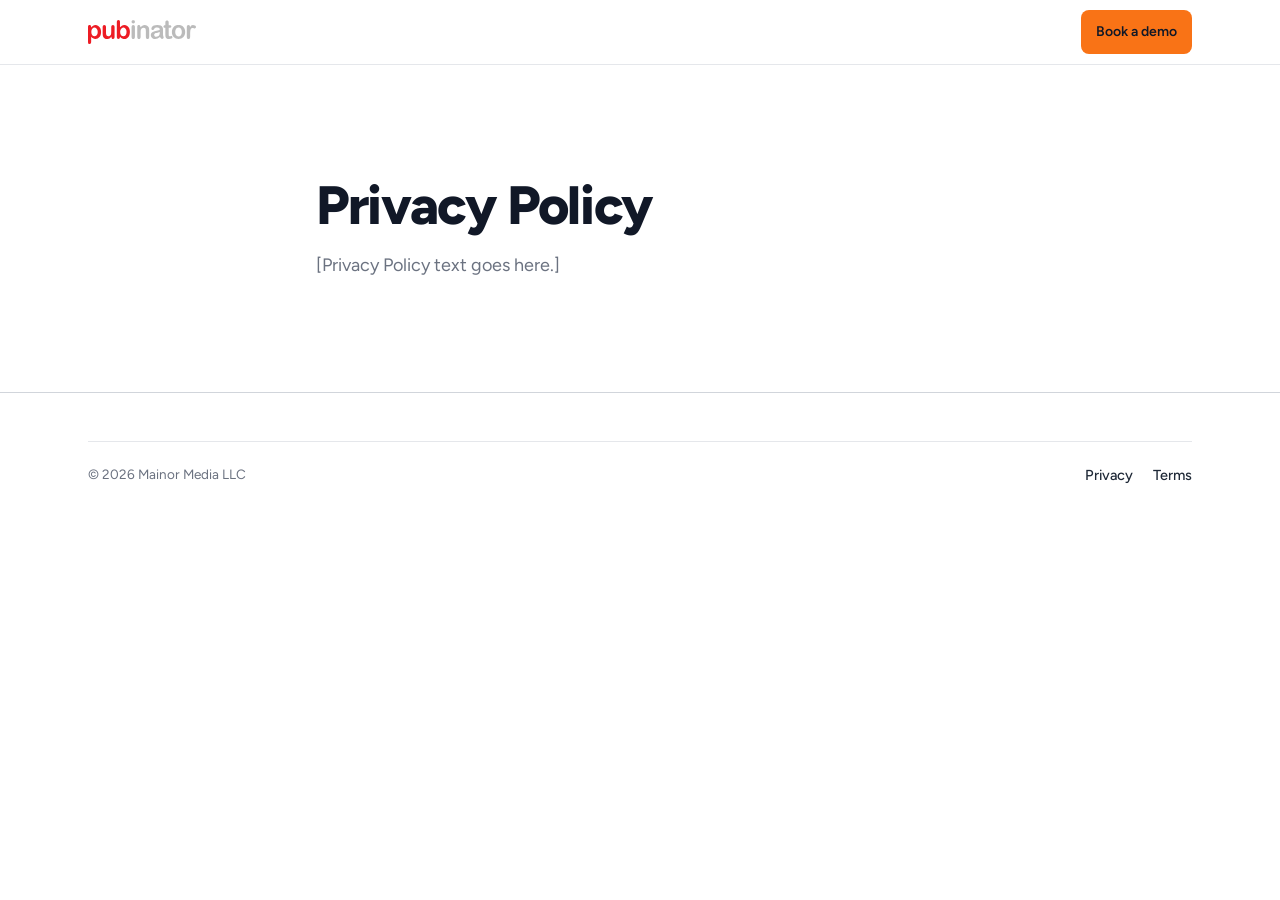
<file: privacy/index.html>
<!doctype html>
<html lang="en">
<head>
<meta charset="utf-8">
<meta name="viewport" content="width=device-width, initial-scale=1">
<title>Privacy Policy · Pubinator</title>
<meta name="robots" content="noindex">
<link rel="icon" href="../favicon.svg" type="image/svg+xml">
<link rel="stylesheet" href="https://fonts.googleapis.com/css2?family=Figtree:wght@400;600;800&amp;display=swap">
<link rel="stylesheet" href="../assets/css/site.css">
</head>
<body>
<div class="pb">
<header class="hdr"><div class="wrap hdr-in"><a class="logo" href="/" aria-label="Pubinator home"><img src="../assets/img/logo-pubinator.svg" alt="Pubinator" width="108" height="24"></a><div class="hdr-act"><a class="btn btn-or btn-sm" href="/#demo">Book a demo</a></div></div></header>
<main class="sec"><div class="wrap" style="max-width: 760px">
<h1 class="h2">Privacy Policy</h1>
<p class="lede">[Privacy Policy text goes here.]</p>
</div></main>
<footer class="ftr"><div class="wrap"><div class="legal" style="margin-top: 0"><p>© 2026 Mainor Media LLC</p><nav aria-label="Legal"><a href="/privacy/">Privacy</a><a href="/terms/">Terms</a></nav></div></div></footer>
</div>
</body>
</html>
</file>
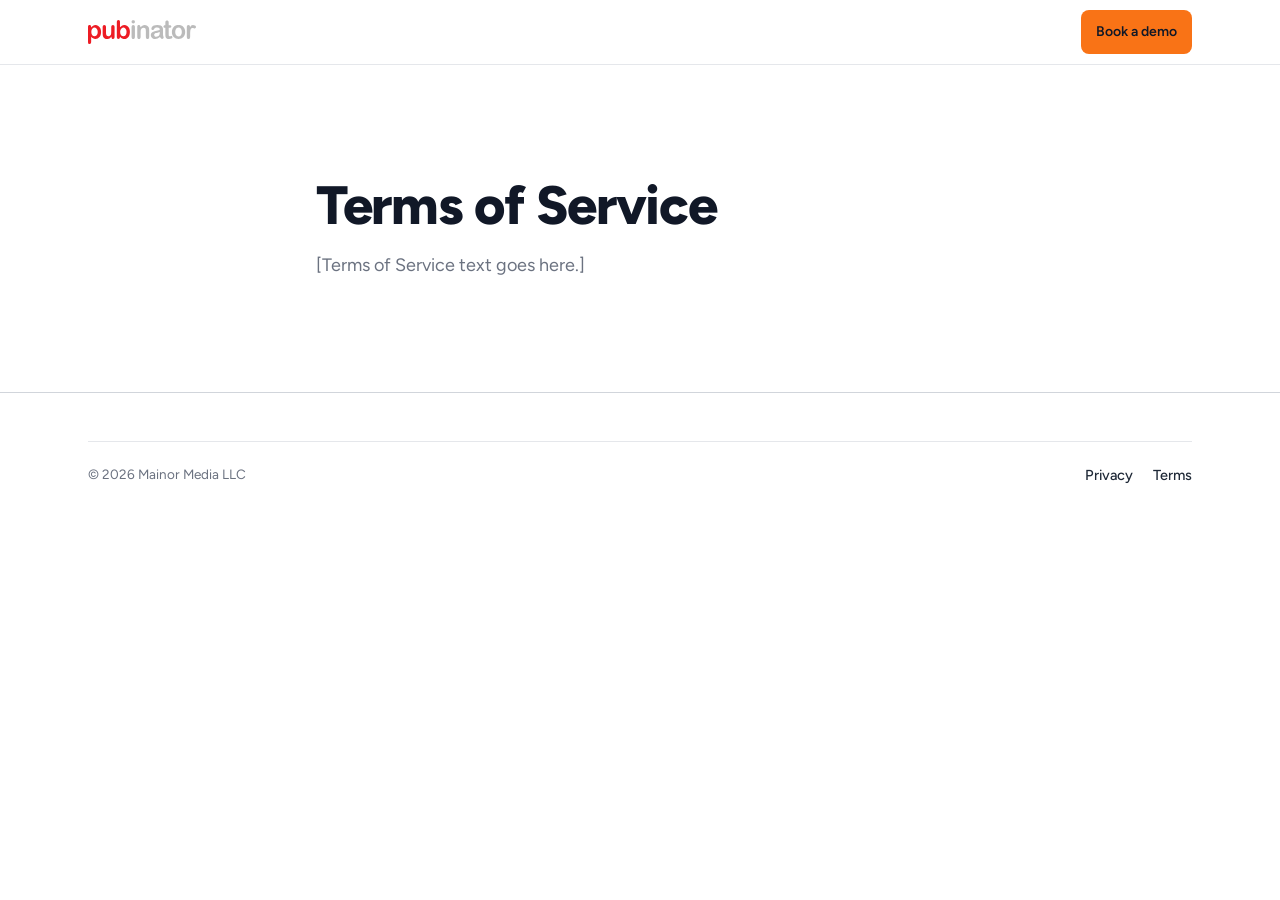
<file: terms/index.html>
<!doctype html>
<html lang="en">
<head>
<meta charset="utf-8">
<meta name="viewport" content="width=device-width, initial-scale=1">
<title>Terms of Service · Pubinator</title>
<meta name="robots" content="noindex">
<link rel="icon" href="../favicon.svg" type="image/svg+xml">
<link rel="stylesheet" href="https://fonts.googleapis.com/css2?family=Figtree:wght@400;600;800&amp;display=swap">
<link rel="stylesheet" href="../assets/css/site.css">
</head>
<body>
<div class="pb">
<header class="hdr"><div class="wrap hdr-in"><a class="logo" href="/" aria-label="Pubinator home"><img src="../assets/img/logo-pubinator.svg" alt="Pubinator" width="108" height="24"></a><div class="hdr-act"><a class="btn btn-or btn-sm" href="/#demo">Book a demo</a></div></div></header>
<main class="sec"><div class="wrap" style="max-width: 760px">
<h1 class="h2">Terms of Service</h1>
<p class="lede">[Terms of Service text goes here.]</p>
</div></main>
<footer class="ftr"><div class="wrap"><div class="legal" style="margin-top: 0"><p>© 2026 Mainor Media LLC</p><nav aria-label="Legal"><a href="/privacy/">Privacy</a><a href="/terms/">Terms</a></nav></div></div></footer>
</div>
</body>
</html>
</file>
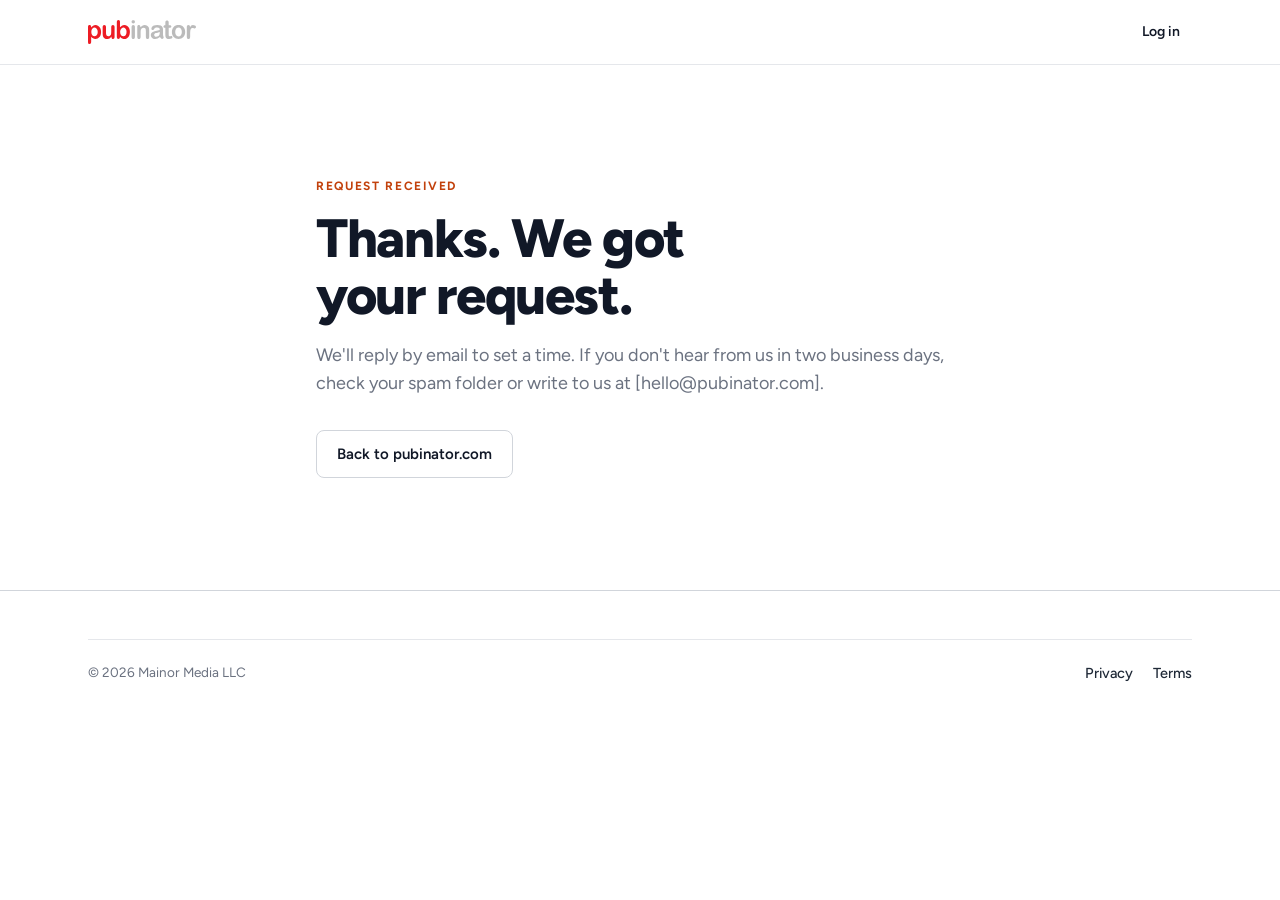
<file: thanks/index.html>
<!doctype html>
<html lang="en">
<head>
<meta charset="utf-8">
<meta name="viewport" content="width=device-width, initial-scale=1">
<title>Thanks · Pubinator</title>
<meta name="robots" content="noindex">
<link rel="icon" href="../favicon.svg" type="image/svg+xml">
<link rel="stylesheet" href="https://fonts.googleapis.com/css2?family=Figtree:wght@400;500;600;700;800;900&amp;display=swap">
<link rel="stylesheet" href="../assets/css/site.css">
</head>
<body>
<div class="pb">
<header class="hdr"><div class="wrap hdr-in"><a class="logo" href="/" aria-label="Pubinator home"><img src="../assets/img/logo-pubinator.svg" alt="Pubinator" width="108" height="24"></a><div class="hdr-act"><a class="login" href="https://app.pubinator.com">Log in</a></div></div></header>
<main class="sec"><div class="wrap" style="max-width: 760px">
<p class="kicker" data-intent-text="founding:Founding publishers">Request received</p>
<h1 class="h2" data-intent-text="founding:Thanks for applying.">Thanks. We got your request.</h1>
<p class="lede">We'll reply by email to set a time. If you don't hear from us in two business days, check your spam folder or write to us at [hello@pubinator.com].</p>
<div class="cta" style="margin-top: 32px"><a class="btn btn-ghost" href="/">Back to pubinator.com</a></div>
</div></main>
<footer class="ftr"><div class="wrap"><div class="legal" style="margin-top: 0"><p>© 2026 Mainor Media LLC</p><nav aria-label="Legal"><a href="/privacy/">Privacy</a><a href="/terms/">Terms</a></nav></div></div></footer>
</div>
<script src="../assets/js/site.js" defer></script>
</body>
</html>
</file>
<file: assets/css/site.css>
/* Pubinator marketing site. Mobile-first; layouts respond to the .pb container (container queries). */
/* Page basics */
html{scroll-padding-top:72px;-webkit-text-size-adjust:100%}
body{margin:0;background:#fff}
img{max-width:100%}
.skip{position:absolute;left:12px;top:-60px;z-index:50;background:#111827;color:#fff !important;padding:12px 16px;border-radius:8px;font:600 14px 'Figtree',sans-serif;text-decoration:none}
.skip:focus{top:12px}
@media (prefers-reduced-motion:no-preference){html{scroll-behavior:smooth}}

:root{--ink:#111827;--char:#1F2937;--g1:#F3F4F6;--g0:#F9FAFB;--rule:#D1D5DB;--line:#E5E7EB;--muted:#6B7280;--muted2:#4B5563;--or:#F97316;--or-d:#C2410C;--or-t:#FFEDD5;--or-tx:#9A3412}
.pb{container-type:inline-size;font-family:'Figtree',system-ui,-apple-system,sans-serif;color:var(--ink);font-size:16px;line-height:1.55;-webkit-font-smoothing:antialiased}
.pb *{box-sizing:border-box}
.pb{background:#fff;overflow-x:clip}
.pb a{color:inherit}
.pb :focus-visible{outline:3px solid var(--or-d);outline-offset:2px;border-radius:4px}
.wrap{max-width:1216px;margin:0 auto;padding:0 20px}
@container (min-width:720px){.wrap{padding:0 40px}}
@container (min-width:1040px){.wrap{padding:0 56px}}
.sr{position:absolute;width:1px;height:1px;overflow:hidden;clip:rect(0 0 0 0);white-space:nowrap}

/* Buttons */
.btn{display:inline-flex;align-items:center;justify-content:center;gap:8px;min-height:48px;padding:0 20px;border-radius:8px;font:600 15px/1.1 'Figtree',sans-serif;text-decoration:none;border:1px solid transparent;cursor:pointer;transition:background-color .15s,color .15s,border-color .15s;white-space:nowrap}
.btn-or{background:var(--or);color:var(--ink)}
.btn-or:hover{background:var(--or-d);color:#fff}
.btn-ghost{background:#fff;border-color:var(--rule);color:var(--ink)}
.btn-ghost:hover{border-color:var(--ink)}
.btn-ink{background:var(--ink);color:#fff}
.btn-ink:hover{background:var(--char)}
.btn-sm{min-height:44px;padding:0 14px;font-size:14px}
.btn svg{width:16px;height:16px}

/* Header */
.hdr{position:sticky;top:0;z-index:30;background:rgba(255,255,255,.95);-webkit-backdrop-filter:blur(8px);backdrop-filter:blur(8px);border-bottom:1px solid var(--line)}
.hdr-in{display:flex;align-items:center;gap:12px;height:64px}
.logo{display:flex;align-items:center;min-height:44px}
.logo img{height:24px;width:auto;display:block}
.nav{display:none;gap:2px;margin-left:20px}
.nav a{font-size:14px;font-weight:500;color:var(--char);text-decoration:none;padding:12px 10px;border-radius:6px}
.nav a:hover{background:var(--g1)}
.hdr-act{margin-left:auto;display:flex;align-items:center;gap:8px}
.login{display:none;font-size:14px;font-weight:600;text-decoration:none;padding:12px;color:var(--char)}
.login:hover{text-decoration:underline}
.menu{position:relative}
.menu summary{list-style:none;width:44px;height:44px;display:grid;place-items:center;border:1px solid var(--rule);border-radius:8px;cursor:pointer;background:#fff}
.menu summary::-webkit-details-marker{display:none}
.menu summary svg{width:20px;height:20px}
.menu-pop{position:absolute;right:0;top:52px;background:#fff;border:1px solid var(--rule);border-radius:12px;box-shadow:0 16px 32px -12px rgba(17,24,39,.25);padding:8px;width:240px;display:flex;flex-direction:column}
.menu-pop a{padding:12px;text-decoration:none;font-weight:500;border-radius:8px}
.menu-pop a:hover{background:var(--g1)}
.menu-pop hr{border:0;border-top:1px solid var(--line);margin:6px 0}
@container (min-width:720px){.login{display:inline-block}}
@container (min-width:1080px){.nav{display:flex}.menu{display:none}}

/* Sections */
.sec{padding:72px 0;scroll-margin-top:64px}
@container (min-width:1040px){.sec{padding:112px 0}}
.band{background:var(--g1)}
.band .lede,.band .muted{color:var(--muted2)}
.dark{background:var(--ink);color:#fff}
.sec-head{display:flex;align-items:baseline;gap:10px;border-bottom:2px solid var(--ink);padding-bottom:14px;margin:0 0 40px;font-size:13px;font-weight:700;letter-spacing:.14em;text-transform:uppercase}
.sec-head .num{color:var(--or-d)}
.dark .sec-head{border-color:#fff}
.dark .sec-head .num{color:var(--or)}
.h2{font-weight:800;font-size:34px;line-height:1.06;letter-spacing:-.025em;margin:0 0 18px;text-wrap:balance}
@container (min-width:720px){.h2{font-size:44px}}
@container (min-width:1040px){.h2{font-size:54px}}
.h2 em{font-style:normal}
.lede{font-size:18px;line-height:1.55;color:var(--muted);max-width:54ch;margin:0}
.dark .lede{color:#D1D5DB}
.kicker{font-size:12px;font-weight:700;letter-spacing:.14em;text-transform:uppercase;color:var(--or-d);margin:0 0 14px}
.muted{color:var(--muted)}
.split{display:grid;gap:44px}
@container (min-width:1040px){.split{grid-template-columns:minmax(0,5fr) minmax(0,7fr);gap:72px;align-items:start}.split.even{grid-template-columns:minmax(0,1fr) minmax(0,1fr)}.split.flip > :first-child{order:2}}
.note{font-size:14px;color:var(--muted);margin:24px 0 0;max-width:70ch}
.band .note{color:var(--muted2)}

/* Ticks list */
.ticks{list-style:none;padding:0;margin:28px 0 0;display:grid;gap:16px}
.ticks li{position:relative;padding-left:30px}
.ticks li::before{content:"";position:absolute;left:3px;top:6px;width:13px;height:7px;border-left:2px solid var(--or-d);border-bottom:2px solid var(--or-d);transform:rotate(-45deg)}
.dark .ticks li::before{border-color:var(--or)}
.ticks b{display:block;font-weight:600}
.ticks span{color:var(--muted)}
.band .ticks span{color:var(--muted2)}
.dark .ticks span{color:#D1D5DB}
.ticks.sm{gap:10px;margin-top:0;font-size:15px}
.ticks.sm li::before{top:7px}

/* Three columns with rules */
.trio{display:grid;border-top:1px solid var(--rule);margin-top:56px}
.trio > div{padding:24px 0;border-bottom:1px solid var(--rule)}
.trio h3{font-size:19px;font-weight:700;margin:10px 0 6px}
.trio p{margin:0;color:var(--muted)}
.band .trio p{color:var(--muted2)}
.trio .n{font-size:12px;font-weight:700;letter-spacing:.12em;color:var(--or-d)}
@container (min-width:720px){.trio{grid-template-columns:repeat(3,minmax(0,1fr));border-bottom:1px solid var(--rule)}.trio > div{padding:28px 28px 32px 0;border-bottom:0}.trio > div + div{border-left:1px solid var(--rule);padding-left:28px}}

/* ---------- App mock-up (shared) ---------- */
.ui{position:relative;background:#fff;border:1px solid var(--line);border-radius:14px;box-shadow:0 1px 2px rgba(17,24,39,.06),0 30px 60px -20px rgba(17,24,39,.28);overflow:hidden;font-size:13px;line-height:1.4;color:var(--ink);text-align:left}
.ui-top{display:flex;align-items:center;gap:18px;height:50px;padding:0 18px;border-bottom:1px solid var(--line)}
.ui-top img{height:22px;width:auto}
.ui-top .nv{color:var(--muted2);font-size:12.5px}
.ui-top .sp{margin-left:auto;display:flex;gap:18px}
.ui-dd{display:none;color:var(--muted2);font-size:12.5px;align-items:center;gap:4px}
.ui-sub{display:flex;align-items:center;justify-content:space-between;gap:12px;padding:12px 18px;border-bottom:1px solid var(--line);font-weight:600;font-size:15px}
.ui-sub .ghost{font-size:12px;font-weight:500;border:1px solid var(--rule);border-radius:6px;padding:5px 10px}
.ui-body{background:var(--g1);padding:20px 18px 24px}
.ui-hd{display:flex;flex-wrap:wrap;justify-content:space-between;gap:12px;align-items:flex-start}
.ui-title{font-weight:700;font-size:22px;letter-spacing:-.015em;margin:0}
.ui-roles{display:flex;gap:6px;flex-wrap:wrap;align-items:center;margin-top:6px;font-size:12px;color:var(--muted2)}
.role{background:var(--or-t);color:var(--or-tx);padding:2px 9px;border-radius:999px;font-weight:500}
.ui-pills{display:none;gap:6px;flex-wrap:wrap}
.ui-pills span{font-size:11.5px;background:#fff;border:1px solid var(--rule);border-radius:6px;padding:5px 9px}
.tabs{display:inline-flex;flex-wrap:wrap;gap:2px;padding:4px;background:#fff;border:1px solid var(--line);border-radius:10px;margin-top:14px}
.tabs span{padding:6px 10px;border-radius:7px;font-weight:500;font-size:12.5px}
.tabs .on{background:var(--ink);color:#fff}
.ui-h{display:flex;align-items:center;justify-content:space-between;gap:8px;margin:22px 0 12px;padding-bottom:10px;border-bottom:2px solid var(--ink);font-size:11px;font-weight:700;letter-spacing:.14em;text-transform:uppercase}
.ui-btn{font-size:11.5px;font-weight:600;padding:6px 10px;border-radius:6px;background:var(--or-d);color:#fff;letter-spacing:0;text-transform:none;white-space:nowrap}
.ui-grid{display:grid;gap:12px}
.card{background:#fff;border:1px solid var(--line);border-radius:12px;padding:16px}
.ui-k{font-size:10.5px;font-weight:700;letter-spacing:.12em;text-transform:uppercase;color:var(--or-d)}
.ui-date{font-size:24px;font-weight:700;letter-spacing:-.015em;margin:2px 0 0}
.ui-meta{color:var(--muted);font-size:12.5px}
.ui-open{font-size:12px;font-weight:600;background:var(--ink);color:#fff;border-radius:7px;padding:7px 11px;white-space:nowrap}
.stats{display:grid;grid-template-columns:repeat(3,minmax(0,1fr));gap:8px;margin-top:14px}
.stat{background:var(--g0);border-radius:8px;padding:10px 12px}
.stat b{display:block;font-size:20px;font-weight:700}
.stat span{color:var(--muted);font-size:12px}
.bar{height:6px;background:var(--line);border-radius:99px;overflow:hidden}
.bar i{display:block;height:100%;background:var(--ink)}
.barlbl{display:flex;justify-content:space-between;font-size:12px;color:var(--muted);margin:14px 0 6px}
.tools{list-style:none;margin:8px 0 0;padding:0;display:grid}
.tools li{padding:8px 0;border-top:1px solid var(--g1);font-size:13.5px}
.tools li:first-child{border-top:0}
.recent{display:grid;grid-template-columns:repeat(3,minmax(0,1fr));gap:10px;margin-top:10px}
.recent .card{padding:12px 14px}
.recent b{display:block;font-size:15px}
.chs{display:flex;flex-wrap:wrap;gap:8px}
.chs span{font-size:12px;border:1px dashed #9CA3AF;border-radius:7px;padding:6px 10px;color:var(--muted2)}
.chs .on{border:1px solid var(--ink);color:var(--ink);font-weight:600}
@container (min-width:720px){.ui-dd{display:inline-flex}.ui-pills{display:flex}.ui-grid.hero-g{grid-template-columns:minmax(0,2fr) minmax(0,1fr)}.ui-body{padding:24px 28px 28px}.ui-top,.ui-sub{padding-left:28px;padding-right:28px}}

/* ---------- Hero ---------- */
.hero{position:relative;padding:44px 0 0;overflow-x:clip;background:#fff}
@container (min-width:1040px){.hero{padding-top:72px}}
.h1{font-weight:900;font-size:46px;line-height:.96;letter-spacing:-.04em;margin:0}
.h1 span{display:block}
.h1 .soft{color:var(--muted2)}
@container (min-width:560px){.h1{font-size:60px}}
@container (min-width:880px){.h1{font-size:84px}}
@container (min-width:1160px){.h1{font-size:104px}}
.hero-row{display:grid;gap:24px;margin-top:28px}
@container (min-width:1040px){.hero-row{grid-template-columns:minmax(0,7fr) minmax(0,5fr);gap:56px;align-items:end;margin-top:40px}}
.hero-lede{font-size:19px;line-height:1.5;color:var(--char);margin:0;max-width:48ch}
.cta{display:flex;flex-wrap:wrap;gap:10px}
.cta .btn{flex:1 1 auto}
@container (min-width:560px){.cta .btn{flex:0 0 auto}}
.fine{font-size:14px;color:var(--muted);margin:14px 0 0}
.status-line{display:flex;flex-wrap:wrap;gap:8px 14px;font-size:13px;font-weight:600;margin-top:20px;color:var(--char)}
.status-line span{display:inline-flex;align-items:center;gap:6px}
.live-dot{width:8px;height:8px;border-radius:50%;background:var(--ink);box-shadow:0 0 0 3px #E5E7EB}
.soon-dot{width:8px;height:8px;border-radius:50%;border:1.5px dashed #6B7280}
.shot{position:relative;margin-top:48px;padding-bottom:0}
.shot::before{content:"";position:absolute;left:-50vw;right:-50vw;top:22%;bottom:0;background:var(--g1);z-index:0}
.shot .wrap{position:relative;z-index:1}
.shot-crop{max-height:520px;overflow:hidden;-webkit-mask-image:linear-gradient(#000 82%,transparent);mask-image:linear-gradient(#000 82%,transparent)}
@container (min-width:720px){.shot-crop{max-height:640px}}
@container (min-width:1040px){.shot{margin-top:64px}.shot-crop{max-height:700px}}

/* ---------- 02 Problem ---------- */
.resolve{display:grid;gap:16px;align-items:center}
@container (min-width:880px){.resolve{grid-template-columns:minmax(0,1fr) 56px minmax(0,1fr)}}
.scatter{position:relative;height:360px;border:1px dashed #9CA3AF;border-radius:14px;background:var(--g0)}
.scatter .lbl,.desk .lbl{position:absolute;left:14px;top:12px;font-size:11px;font-weight:700;letter-spacing:.12em;text-transform:uppercase;color:var(--muted)}
.chipx{position:absolute;background:#fff;border:1px solid var(--rule);border-radius:10px;padding:8px 12px;font-size:13px;line-height:1.3;box-shadow:0 6px 14px -8px rgba(17,24,39,.3);display:flex;gap:9px;align-items:center;max-width:82%;transform:rotate(var(--r,0deg))}
.chipx svg{width:18px;height:18px;flex:none;color:var(--muted2)}
.chipx small{display:block;color:var(--muted);font-size:11px}
.arrow{display:grid;place-items:center;color:var(--ink)}
.arrow svg{width:32px;height:32px;transform:rotate(90deg)}
@container (min-width:880px){.arrow svg{transform:none}}
.desk{position:relative}
.desk .card{padding:18px 18px 8px;border-color:var(--ink);box-shadow:6px 6px 0 var(--ink)}
.desk h3{margin:0;font-size:16px;font-weight:700}
.desk .sub{font-size:12.5px;color:var(--muted);margin:2px 0 10px}
.row{display:flex;justify-content:space-between;align-items:center;gap:12px;padding:11px 0;border-top:1px solid var(--line);font-size:14px}
.row .src{font-size:12px;color:var(--muted)}
.st{font-size:12px;font-weight:600;padding:3px 9px;border-radius:999px;background:var(--g1);color:var(--char);white-space:nowrap}
.st.or{background:var(--or-t);color:var(--or-tx)}
.st.ink{background:var(--ink);color:#fff}

/* ---------- 03 Channels ---------- */
.chan{display:grid;gap:14px;grid-template-columns:minmax(0,1fr)}
@container (min-width:560px){.chan{grid-template-columns:repeat(2,minmax(0,1fr))}}
@container (min-width:1040px){.chan{grid-template-columns:repeat(5,minmax(0,1fr))}}
.ch{border:1px dashed #9CA3AF;border-radius:12px;padding:22px 20px;display:flex;flex-direction:column;gap:12px;background:var(--g0)}
.ch.live{border:1px solid var(--ink);background:#fff;box-shadow:6px 6px 0 var(--ink)}
.ch .top{display:flex;justify-content:space-between;align-items:center}
.ch .ico{width:30px;height:30px;color:var(--ink)}
.badge{font-size:11px;font-weight:700;letter-spacing:.1em;text-transform:uppercase;padding:4px 8px;border-radius:4px}
.badge.live{background:var(--ink);color:#fff}
.badge.soon{border:1px solid #6B7280;color:var(--muted2);background:#fff}
.ch h3{margin:6px 0 0;font-size:21px;font-weight:700}
.ch p{margin:0;color:var(--muted2);font-size:15px}
.ch ul{list-style:none;margin:auto 0 0;padding:12px 0 0;border-top:1px solid var(--rule);display:grid;gap:4px;font-size:13.5px;color:var(--char)}

/* ---------- 04 Workflow (dark) ---------- */
.flow .card{color:var(--ink)}
.track{display:flex;flex-wrap:wrap;gap:6px;margin:4px 0 16px}
.track span{font-size:12px;font-weight:600;padding:6px 10px;border-radius:999px;border:1px solid var(--rule);color:var(--muted2);display:inline-flex;gap:6px;align-items:center;background:#fff}
.track .done{background:var(--g1);color:var(--ink);border-color:var(--g1)}
.track .now{background:var(--or);color:var(--ink);border-color:var(--or)}
.art-h{display:flex;justify-content:space-between;gap:12px;align-items:flex-start;padding-bottom:14px;border-bottom:1px solid var(--line)}
.art-h h3{margin:0;font-size:18px;font-weight:700;line-height:1.25}
.cols2{display:grid;gap:14px;margin-top:14px}
@container (min-width:720px){.cols2{grid-template-columns:minmax(0,1fr) minmax(0,1fr)}}
.mini-h{font-size:11px;font-weight:700;letter-spacing:.12em;text-transform:uppercase;color:var(--muted);margin:0 0 6px}
.vrow{display:flex;justify-content:space-between;gap:10px;padding:8px 0;border-top:1px solid var(--g1);font-size:13px}
.vrow:first-of-type{border-top:0}
.vrow b{font-weight:600}
.vrow .muted{font-size:12px}
.notebox{background:var(--g0);border:1px solid var(--line);border-radius:8px;padding:10px 12px;font-size:13px;margin-top:6px}
.notebox b{display:block;font-size:12px}
.file{display:flex;align-items:center;gap:10px;padding:10px 12px;border:1px solid var(--line);border-radius:8px;margin-top:6px;font-size:13px}
.file svg{width:18px;height:18px;flex:none}
.file .st{margin-left:auto}

/* ---------- 05 Contributors ---------- */
.stack{display:grid;gap:14px}
.req .prog{margin-top:10px}
.people{display:grid;gap:0;margin-top:6px}
.person{display:flex;align-items:center;gap:12px;padding:9px 0;border-top:1px solid var(--g1);font-size:13.5px}
.person:first-child{border-top:0}
.av{width:30px;height:30px;border-radius:50%;background:var(--g1);display:grid;place-items:center;font-size:11px;font-weight:700;color:var(--char);flex:none}
.person .r{margin-left:auto;font-size:12px;color:var(--muted2);border:1px solid var(--line);border-radius:6px;padding:3px 8px}
.sent{display:flex;gap:8px;flex-wrap:wrap;margin-top:12px}
.sent span{display:inline-flex;align-items:center;gap:6px;font-size:12px;font-weight:600;background:var(--g1);border-radius:6px;padding:5px 9px}
.sent svg{width:14px;height:14px}

/* ---------- 06 AI ---------- */
.doc-wrap{display:grid;gap:14px}
@container (min-width:880px){.doc-wrap{grid-template-columns:minmax(0,1.5fr) minmax(0,1fr)}}
.doc{font-family:'Newsreader',Georgia,serif;font-size:19px;line-height:1.7;color:var(--ink)}
.doc p{margin:0 0 14px}
.doc .hed{font-family:'Figtree',sans-serif;font-size:12px;font-weight:700;letter-spacing:.12em;text-transform:uppercase;color:var(--muted);margin-bottom:10px}
.doc del{color:var(--muted);text-decoration:line-through;text-decoration-thickness:1.5px}
.doc ins{background:var(--or-t);color:var(--or-tx);text-decoration:underline;text-decoration-thickness:2px;text-underline-offset:3px}
.doc mark{background:transparent;box-shadow:inset 0 -2px 0 var(--ink);color:inherit}
.change{border:1px solid var(--line);border-radius:10px;padding:14px;display:grid;gap:8px;background:#fff}
.change.on{border-color:var(--ink);box-shadow:inset 3px 0 0 var(--ink)}
.change .t{font-size:12px;font-weight:700;letter-spacing:.08em;text-transform:uppercase;color:var(--muted)}
.change p{margin:0;font-size:14px}
.acts{display:flex;gap:8px;margin-top:4px}
.acts .btn{min-height:44px;font-size:13.5px;padding:0 14px}
.ai-meta{display:flex;justify-content:space-between;font-size:12.5px;color:var(--muted);padding:0 2px}

/* ---------- 07 Ads ---------- */
.tiles{display:grid;gap:12px;grid-template-columns:minmax(0,1fr)}
@container (min-width:560px){.tiles{grid-template-columns:repeat(3,minmax(0,1fr))}}
.tile{background:#fff;border:1px solid var(--line);border-radius:12px;padding:18px}
.tile span{color:var(--muted);font-size:13.5px}
.tile b{display:block;font-size:32px;font-weight:700;letter-spacing:-.02em;margin-top:2px}
.tbl-card{background:#fff;border:1px solid var(--line);border-radius:12px;margin-top:12px;overflow:hidden}
.tbl-card .hd{padding:14px 18px;font-weight:700;border-bottom:1px solid var(--line);display:flex;justify-content:space-between;gap:10px;flex-wrap:wrap}
.tbl-card .hd span{font-weight:500;font-size:13px;color:var(--muted)}
.tbl-wrap{overflow-x:auto}
.tbl{width:100%;border-collapse:collapse;font-size:14px;min-width:560px}
.tbl th{text-align:left;font-size:11px;letter-spacing:.1em;text-transform:uppercase;color:var(--muted);font-weight:700;padding:10px 18px;border-bottom:1px solid var(--line)}
.tbl td{padding:13px 18px;border-bottom:1px solid var(--g1);white-space:nowrap}
.tbl tr:last-child td{border-bottom:0}
.dot{display:inline-block;width:8px;height:8px;border-radius:50%;background:var(--or);margin-right:7px;vertical-align:1px}
.ok{display:inline-block;width:10px;height:6px;border-left:2px solid var(--ink);border-bottom:2px solid var(--ink);transform:rotate(-45deg);margin:0 8px 3px 2px}

/* ---------- 08 Integrations ---------- */
.hub{display:grid;gap:14px}
.hub-core{background:var(--ink);color:#fff;border-radius:14px;padding:22px;display:flex;flex-direction:column;gap:10px;align-items:flex-start}
.hub-core img{height:26px;width:auto;display:block}
.hub-core p{margin:0;color:#D1D5DB;font-size:14px}
.hub-core ul{list-style:none;margin:4px 0 0;padding:0;display:flex;flex-wrap:wrap;gap:6px}
.hub-core li{font-size:12px;font-weight:600;border:1px solid #4B5563;border-radius:6px;padding:4px 9px;color:#fff}
.grp{background:#fff;border:1px solid var(--line);border-radius:12px;padding:18px}
.grp-h{display:flex;justify-content:space-between;align-items:baseline;gap:10px;margin-bottom:12px}
.grp-h h3{margin:0;font-size:13px;font-weight:700;letter-spacing:.14em;text-transform:uppercase}
.grp-h span{font-size:12.5px;color:var(--muted)}
.tools-g{list-style:none;margin:0;padding:0;display:grid;gap:8px}
.tool{display:flex;justify-content:space-between;align-items:center;gap:10px;background:var(--g1);border-radius:8px;padding:0 12px;min-height:46px;font-size:15px;font-weight:500;color:var(--ink)}
.chip{font-size:11px;font-weight:700;letter-spacing:.08em;text-transform:uppercase;border-radius:999px;padding:3px 9px;white-space:nowrap;background:#fff}
.chip.live{border:1.5px solid var(--or);color:var(--or-d)}
.chip.soon{border:1px solid #9CA3AF;color:var(--muted2)}
.spoke{display:none}
.spoke::before{content:"";position:absolute;left:0;right:0;top:50%;border-top:1px solid var(--rule)}
.chev{position:absolute;top:50%;width:7px;height:7px;border-top:1.5px solid #9CA3AF;border-right:1.5px solid #9CA3AF}
.chev.r{right:1px;transform:translateY(-50%) rotate(45deg)}
.chev.l{left:1px;transform:translateY(-50%) rotate(-135deg)}
.fdot{position:absolute;top:50%;width:7px;height:7px;margin-top:-3.5px;border-radius:50%;background:var(--or);left:38%}
.fdot.b{left:58%}
@container (min-width:960px){
  .hub{grid-template-columns:minmax(0,1fr) 64px 220px 64px minmax(0,1fr);grid-template-rows:auto auto;gap:24px 0;align-items:center}
  .g-src{grid-column:1;grid-row:1}.g-cre{grid-column:1;grid-row:2}.g-prt{grid-column:5;grid-row:1}.g-pub{grid-column:5;grid-row:2}
  .hub-core{grid-column:3;grid-row:1 / span 2;align-self:stretch;justify-content:center;align-items:center;text-align:center;padding:28px 18px}
  .hub-core ul{flex-direction:column;align-items:center}
  .spoke{display:block;position:relative;height:14px;align-self:center}
  .sp1{grid-column:2;grid-row:1}.sp2{grid-column:2;grid-row:2}.sp3{grid-column:4;grid-row:1}.sp4{grid-column:4;grid-row:2}
}
.hub-cap{text-align:center;font-size:17px;color:var(--char);margin:32px auto 0;max-width:62ch}
.hub-foot{display:flex;flex-wrap:wrap;justify-content:space-between;align-items:center;gap:8px 24px;margin-top:28px;padding-top:12px;border-top:1px solid var(--rule)}
.tlink{display:inline-flex;align-items:center;min-height:44px;color:var(--or-d) !important;font-weight:600;text-decoration:underline;text-underline-offset:3px}
.tlink:hover{color:var(--ink) !important}
@media (prefers-reduced-motion:no-preference){
  .spoke .fdot{animation:pb-flow 2.8s linear infinite}
  .spoke .fdot.b{animation-delay:1.4s}
  .spoke .fdot.rev{animation-name:pb-flow-r}
}
@keyframes pb-flow{0%{left:0;opacity:0}15%{opacity:1}85%{opacity:1}100%{left:calc(100% - 9px);opacity:0}}
@keyframes pb-flow-r{0%{left:calc(100% - 9px);opacity:0}15%{opacity:1}85%{opacity:1}100%{left:0;opacity:0}}

/* Form: tools checkboxes */
.checks{display:grid;grid-template-columns:repeat(2,minmax(0,1fr));gap:8px}
@container (min-width:560px){.checks{grid-template-columns:repeat(3,minmax(0,1fr))}}
.checks label{border:1px solid #6B7280;border-radius:8px;min-height:44px;padding:0 12px;display:flex;align-items:center;gap:10px;font-weight:500;font-size:15px;cursor:pointer}
.checks input{accent-color:var(--or-d);width:18px;height:18px;margin:0;flex:none}
.checks label:has(input:checked){border-color:var(--ink);box-shadow:inset 0 0 0 1px var(--ink)}
.band .faq p{color:var(--muted2)}

/* ---------- 08 Archive ---------- */
.arch .card{padding:18px}
.search{display:flex;gap:8px;flex-wrap:wrap}
.search label{flex:1 1 220px;display:flex;align-items:center;gap:8px;border:1px solid #6B7280;border-radius:8px;padding:0 12px;min-height:44px;background:#fff}
.search svg{width:18px;height:18px;color:var(--muted2);flex:none}
.search input{border:0;outline:0;font:inherit;font-size:15px;width:100%;min-height:42px;background:transparent;color:var(--ink)}
.search select{font:inherit;font-size:14px;border:1px solid #6B7280;border-radius:8px;min-height:44px;padding:0 12px;background:#fff;color:var(--ink)}
.covers{display:grid;grid-template-columns:repeat(2,minmax(0,1fr));gap:16px;margin-top:18px}
@container (min-width:720px){.covers{grid-template-columns:repeat(4,minmax(0,1fr))}}
.cover{aspect-ratio:3/4;background:#fff;border:1px solid var(--rule);padding:10px;display:flex;flex-direction:column;gap:6px;box-shadow:0 10px 18px -12px rgba(17,24,39,.35)}
.cover .mh{font-family:'Newsreader',Georgia,serif;font-weight:600;font-size:14px;line-height:1;text-align:center;border-bottom:2px solid var(--ink);padding-bottom:5px;letter-spacing:-.01em}
.cover .dl{display:flex;justify-content:space-between;font-size:7.5px;color:var(--muted);text-transform:uppercase;letter-spacing:.08em}
.cover .hl{height:9px;background:var(--ink);width:88%}
.cover .hl.s{width:64%}
.cover .im{flex:1;background:#D1D5DB}
.cover .im.b{background:#9CA3AF}
.cover .im.c{background:#E5E7EB;border:1px solid #D1D5DB}
.cover .ln{height:4px;background:var(--line)}
.cover .ln.s{width:70%}
.cov-cap{font-size:13px;margin-top:8px;color:var(--muted)}
.cov-cap b{display:block;color:var(--ink);font-size:14px}

/* ---------- 09 Pricing ---------- */
.tiers{display:grid;gap:16px}
.tier{background:#fff;padding:28px 24px;display:flex;flex-direction:column;gap:18px;border:1px solid var(--rule);border-radius:12px}
.tier.pick{border-color:var(--ink);box-shadow:inset 0 5px 0 var(--or)}
.tier h3{font-size:26px;font-weight:800;letter-spacing:-.015em;margin:0}
.tier .for{margin:0;color:var(--muted)}
.price{font-size:15px;font-weight:600;padding:12px 0;border-top:1px solid var(--rule);border-bottom:1px solid var(--rule);display:flex;justify-content:space-between;gap:10px;flex-wrap:wrap}
.price span{font-weight:500;color:var(--muted)}
.tier .btn{margin-top:auto}
.tier .ticks{margin-top:0}
@container (min-width:1040px){.tiers{grid-template-columns:repeat(3,minmax(0,1fr));gap:0;border-top:2px solid var(--ink)}.tier{border:0;border-radius:0;background:transparent;padding:32px 32px 8px}.tier:first-child{padding-left:0}.tier + .tier{border-left:1px solid var(--rule)}.tier.pick{background:#fff;box-shadow:inset 0 5px 0 var(--or);padding-bottom:32px;border-left:1px solid var(--rule)}.tier.pick + .tier{border-left:1px solid var(--rule)}}

/* ---------- 10 Founding + form ---------- */
.founding .ticks{margin-top:24px}
.perk-note{font-size:14px;color:var(--muted2);margin-top:24px;padding-top:16px;border-top:1px solid var(--rule)}
.form{background:#fff;border:1px solid var(--rule);border-radius:14px;padding:24px;display:grid;gap:18px;box-shadow:0 24px 48px -24px rgba(17,24,39,.25)}
@container (min-width:720px){.form{padding:32px}}
.form h3{margin:0;font-size:22px;font-weight:700}
.form .sub{margin:-10px 0 0;color:var(--muted);font-size:14.5px}
.f2{display:grid;gap:18px}
@container (min-width:720px){.f2{grid-template-columns:minmax(0,1fr) minmax(0,1fr)}}
.fld{display:grid;gap:6px}
.fld > label,.seg legend{font-size:14px;font-weight:600;color:var(--ink)}
.fld .opt{font-weight:400;color:var(--muted)}
.fld input,.fld select,.fld textarea{font:inherit;font-size:16px;min-height:48px;padding:10px 12px;border:1px solid #6B7280;border-radius:8px;background:#fff;color:var(--ink);width:100%}
.fld textarea{min-height:96px;resize:vertical}
.seg{border:0;padding:0;margin:0;display:grid;gap:8px}
.seg legend{padding:0;margin-bottom:8px}
.seg .opts{display:grid;gap:8px}
@container (min-width:560px){.seg .opts{grid-template-columns:minmax(0,1fr) minmax(0,1fr)}}
.seg label{border:1px solid #6B7280;border-radius:10px;padding:14px;display:flex;gap:10px;align-items:flex-start;cursor:pointer;font-weight:600;font-size:15px;line-height:1.3}
.seg label small{display:block;font-weight:400;color:var(--muted);font-size:13px;margin-top:2px}
.seg input{accent-color:var(--or-d);width:18px;height:18px;margin:1px 0 0;flex:none}
.seg label:has(input:checked){border-color:var(--ink);box-shadow:inset 0 0 0 1px var(--ink)}
.form .btn{width:100%}
.form .fine{margin:0;font-size:13px}
.hp{position:absolute;left:-10000px;width:1px;height:1px;overflow:hidden}

/* ---------- 11 FAQ + footer ---------- */
.faq{border-top:2px solid var(--ink)}
.faq details{border-bottom:1px solid var(--rule)}
.faq summary{list-style:none;cursor:pointer;padding:20px 44px 20px 0;font-weight:600;font-size:18px;position:relative;line-height:1.35}
.faq summary::-webkit-details-marker{display:none}
.faq summary::after{content:"";position:absolute;right:8px;top:26px;width:10px;height:10px;border-right:2px solid var(--ink);border-bottom:2px solid var(--ink);transform:rotate(45deg);transition:transform .2s}
.faq details[open] summary::after{transform:rotate(-135deg);top:30px}
.faq p{margin:0 0 22px;color:var(--muted);max-width:66ch}
.ftr{border-top:1px solid var(--rule);padding:48px 0 28px;background:#fff}
.ftr-in{display:grid;gap:28px}
@container (min-width:880px){.ftr-in{grid-template-columns:minmax(0,1fr) auto;align-items:start}}
.ftr .tag{margin:10px 0 0;color:var(--muted);font-size:14.5px;max-width:36ch}
.ftr nav{display:flex;flex-wrap:wrap;gap:0 22px;font-size:14.5px}
.ftr nav a{text-decoration:none;padding:10px 0;color:var(--char);font-weight:500}
.ftr nav a:hover{text-decoration:underline}
.legal{display:flex;flex-wrap:wrap;justify-content:space-between;gap:8px 20px;border-top:1px solid var(--line);margin-top:28px;padding-top:12px;font-size:13.5px;color:var(--muted)}
.legal nav{display:flex;gap:20px}
.legal a{color:var(--muted2);text-decoration:none;padding:10px 0}
.legal a:hover{text-decoration:underline}
.legal p{margin:0;padding:10px 0}

/* ---------- Motion (respects reduced motion) ---------- */
@media (prefers-reduced-motion:no-preference){
  .rise{animation:pb-rise .8s cubic-bezier(.2,.7,.2,1) both}
  .rise.d1{animation-delay:.08s}.rise.d2{animation-delay:.16s}.rise.d3{animation-delay:.3s}
  .chipx{animation:pb-drift 7s ease-in-out infinite alternate}
  .chipx:nth-child(2n){animation-duration:9s;animation-direction:alternate-reverse}
  .chipx:nth-child(3n){animation-duration:8s}
  .live-dot{animation:pb-pulse 2.4s ease-in-out infinite}
  @supports (animation-timeline: view()){
    .reveal{animation:pb-rise linear both;animation-timeline:view();animation-range:entry 0% cover 22%}
    .desk .row{animation:pb-in linear both;animation-timeline:view();animation-range:entry 10% cover 30%}
  }
}
@keyframes pb-rise{from{opacity:0;transform:translateY(18px)}to{opacity:1;transform:none}}
@keyframes pb-in{from{opacity:0;transform:translateX(-10px)}to{opacity:1;transform:none}}
@keyframes pb-drift{from{transform:translate(0,0) rotate(var(--r,0deg))}to{transform:translate(4px,-6px) rotate(var(--r,0deg))}}
@keyframes pb-pulse{0%,100%{box-shadow:0 0 0 3px #E5E7EB}50%{box-shadow:0 0 0 6px #F3F4F6}}
</file>
